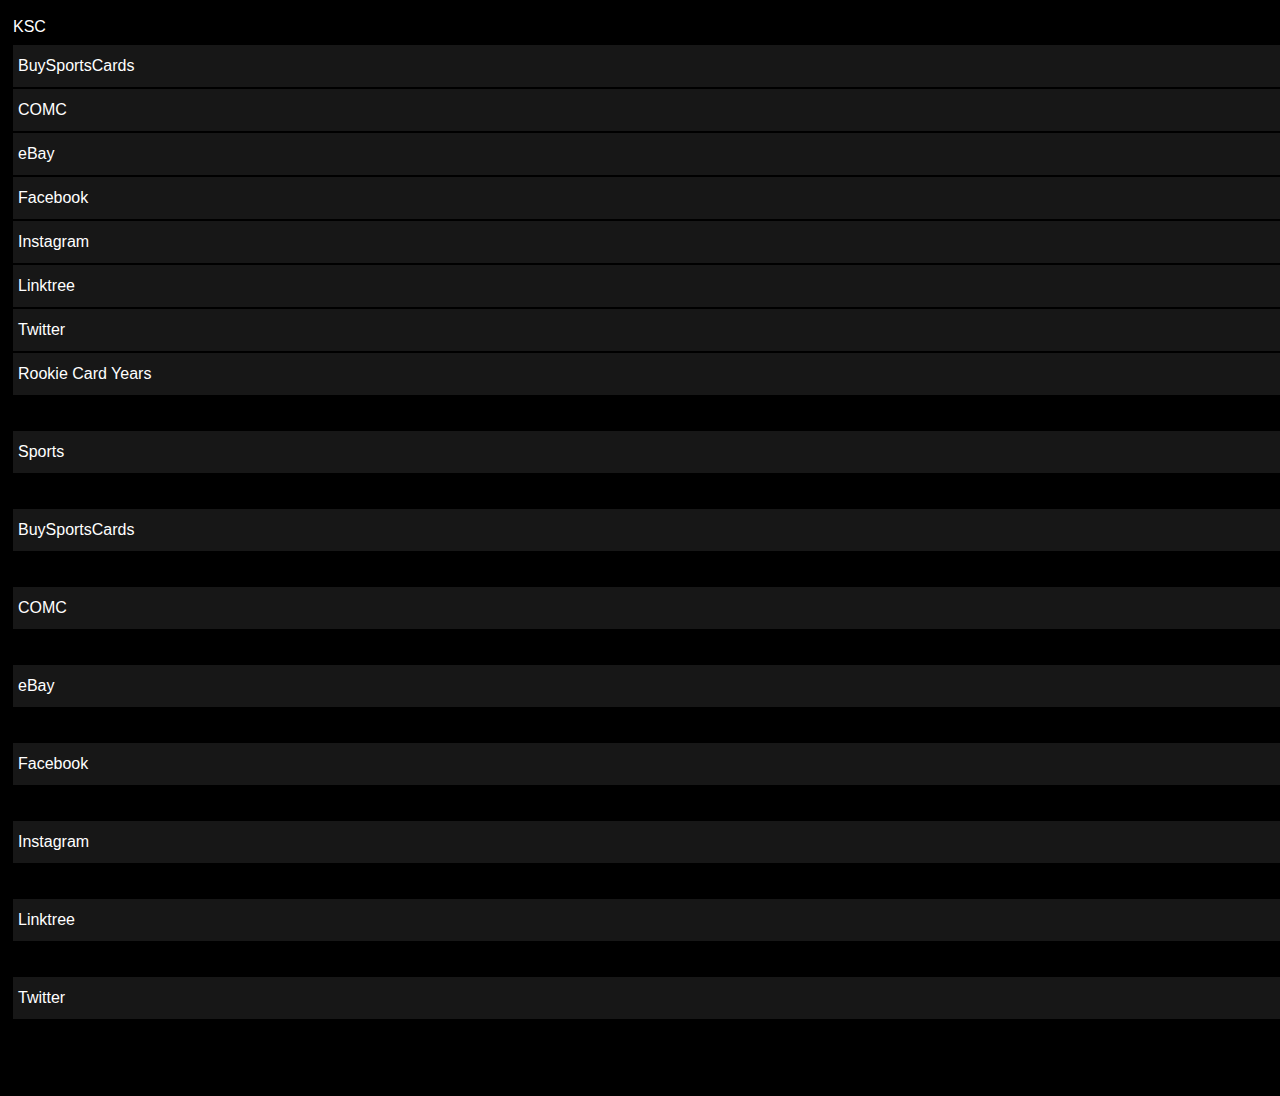
<file: index.html>
<!-- 20250313 -->
<!DOCTYPE html>
<html lang="en" >
<head>
<meta charset="UTF-8">
<title>KSC</title>
<meta name="viewport" content="width=device-width, initial-scale=1">
<link rel="stylesheet" href="/css/style.css">
<style>

</style>
</head>
  
<!-- Google tag (gtag.js) -->
<script async src="https://www.googletagmanager.com/gtag/js?id=G-LZD9DR8ZX5"></script>
<script>
  window.dataLayer = window.dataLayer || [];
  function gtag(){dataLayer.push(arguments);}
  gtag('js', new Date());
  gtag('config', 'G-LZD9DR8ZX5');
</script>

<body class="linkboxes">
<p>KSC</p>
<a href="https://www.buysportscards.com/search?inStock=true&p=0&sellerId=2c94e71b05&sellerName=Kato%20Sports%20Cards">BuySportsCards</a>
<a href="https://www.comc.com/Users/katosportscards,sh,i100">COMC</a>
<a href="https://www.ebay.com/usr/katosportscards">eBay</a>
<a href="https://www.facebook.com/profile.php/?id=100093528277002&name=xhp_nt__fb__action__open_user&paipv=0&eav=AfY0xqW-H3wo0e9MuL6kZQUzM4Ohzpbdjbsf_I59OpRdQ_ygdzSi-JwgAJXi0M9wct4&_rdr">Facebook</a>
<a href="https://www.instagram.com/katosportscards/">Instagram</a>
<a href="https://linktr.ee/kscmn">Linktree</a>
<a href="https://x.com/Katosportscards">Twitter</a>

  


<footer>
<a href="/rcy">Rookie Card Years</a> |
<a href="/s">Sports</a>
<br>
<a href="https://www.buysportscards.com/search?inStock=true&p=0&sellerId=2c94e71b05&sellerName=Kato%20Sports%20Cards">BuySportsCards</a> |
<a href="https://www.comc.com/Users/katosportscards,sh,i100">COMC</a> |
<a href="https://www.ebay.com/usr/katosportscards">eBay</a> |
<a href="https://www.facebook.com/profile.php/?id=100093528277002&name=xhp_nt__fb__action__open_user&paipv=0&eav=AfY0xqW-H3wo0e9MuL6kZQUzM4Ohzpbdjbsf_I59OpRdQ_ygdzSi-JwgAJXi0M9wct4&_rdr">Facebook</a> |
<a href="https://www.instagram.com/katosportscards/">Instagram</a> |
<a href="https://linktr.ee/kscmn">Linktree</a> |
<a href="https://x.com/Katosportscards">Twitter</a>
<br>
Kato Sports Cards | est. 2023
</footer>

</body>
</html>
</file>
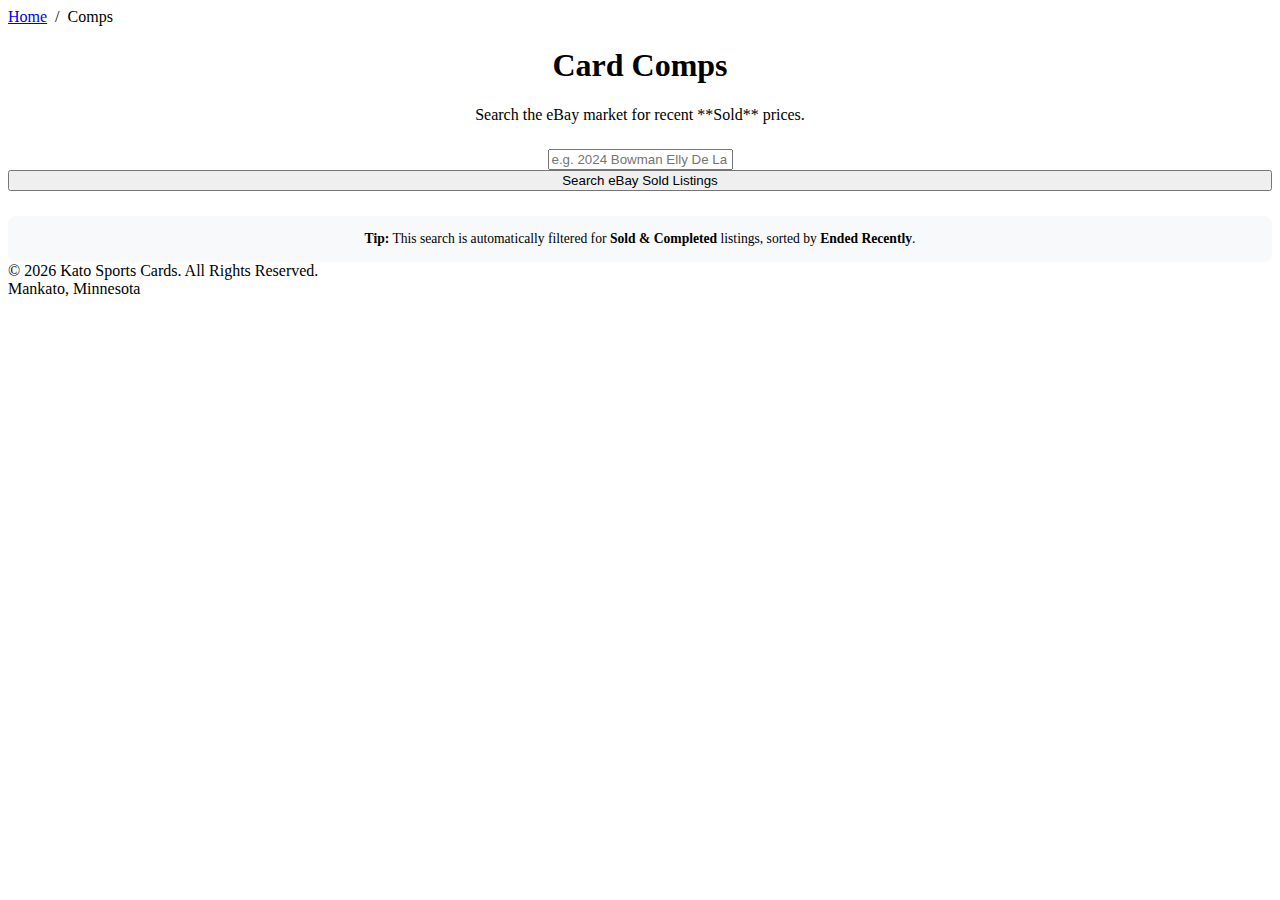
<file: comps/index.html>
<!DOCTYPE html>
<html lang="en">
<head>
    <meta charset="UTF-8">
    <meta name="viewport" content="width=device-width, initial-scale=1.0">
    
    <script async src="https://www.googletagmanager.com/gtag/js?id=G-LZD9DR8ZX5"></script>
    <script>
      window.dataLayer = window.dataLayer || [];
      function gtag(){dataLayer.push(arguments);}
      gtag('js', new Date());
      gtag('config', 'G-LZD9DR8ZX5');
    </script>

    <title>Sports Card Comps | Kato Sports Cards</title>
    
    <link rel="stylesheet" href="https://kscmn.com/style.css">
</head>
<body>

<div class="container">
    <nav class="breadcrumbs">
        <a href="https://kscmn.com">Home</a> &nbsp;/&nbsp; Comps
    </nav>

    <main class="ksc-card" style="text-align: center;">
        <h1>Card Comps</h1>
        <p style="color: var(--text-muted); margin-bottom: 25px;">
            Search the eBay market for recent **Sold** prices.
        </p>
        
        <form id="directCompsForm">
            <input type="text" id="cardSearch" class="search-input" placeholder="e.g. 2024 Bowman Elly De La Cruz PSA 10" required>
            <button type="submit" class="ksc-button" style="width: 100%;">Search eBay Sold Listings</button>
        </form>

        <div style="margin-top: 25px; padding: 15px; background: #f8f9fa; border-radius: 8px; font-size: 0.85rem; color: var(--text-muted);">
            <strong>Tip:</strong> This search is automatically filtered for <strong>Sold & Completed</strong> listings, sorted by <strong>Ended Recently</strong>.
        </div>
    </main>
</div>

<footer>
    <div class="footer-copyright">© 2026 Kato Sports Cards. All Rights Reserved.</div>
    <div class="location-text">Mankato, Minnesota</div>
</footer>

<script>
document.getElementById('directCompsForm').addEventListener('submit', function(e) {
    e.preventDefault();
    const query = document.getElementById('cardSearch').value;
    
    /**
     * eBay URL Parameters:
     * _nkw: The search query
     * LH_Sold=1: Filter for Sold items
     * LH_Complete=1: Filter for Completed items
     * _sop=13: Sort by "Ended Recently"
     */
    const ebayUrl = `https://www.ebay.com/sch/i.html?_nkw=${encodeURIComponent(query)}&LH_Sold=1&LH_Complete=1&_sop=13`;
    
    // Opens the results in a new tab
    window.open(ebayUrl, '_blank');
});
</script>

</body>
</html>
</file>
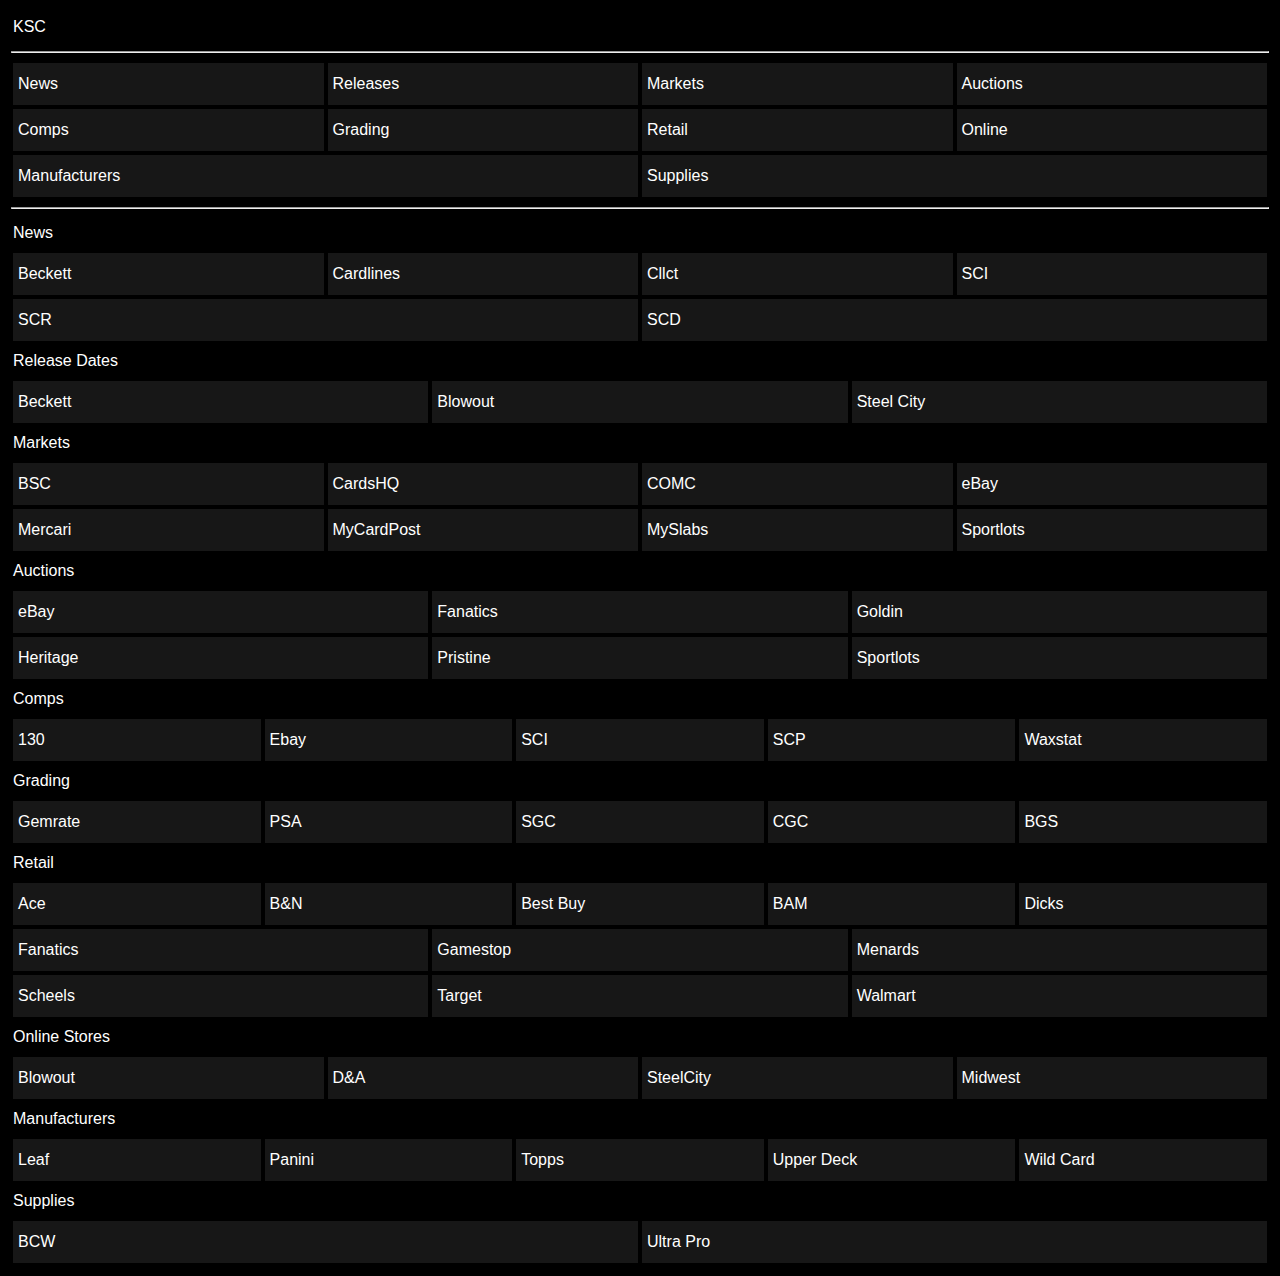
<file: links/index.html>
<!-- 20250409 -->
<!DOCTYPE html>
<html lang="en" >
<head>
<meta charset="UTF-8">
<title>KSC</title>
<meta name="viewport" content="width=device-width, initial-scale=1">
<link rel="stylesheet" href="/css/style.css">
<style>

</style>
</head>
  
<!-- Google tag (gtag.js) -->
<script async src="https://www.googletagmanager.com/gtag/js?id=G-LZD9DR8ZX5"></script>
<script>
  window.dataLayer = window.dataLayer || [];
  function gtag(){dataLayer.push(arguments);}
  gtag('js', new Date());
  gtag('config', 'G-LZD9DR8ZX5');
</script>

<body class="linkboxes">
<p>KSC</p>
<!--
<div>
<a href="https://www.buysportscards.com/search?inStock=true&p=0&sellerId=2c94e71b05&sellerName=Kato%20Sports%20Cards">BuySportsCards</a>
<a href="https://www.comc.com/Users/katosportscards,sh,i100">COMC</a>
<a href="https://www.ebay.com/usr/katosportscards">eBay</a>
<a href="https://www.facebook.com/profile.php/?id=100093528277002&name=xhp_nt__fb__action__open_user&paipv=0&eav=AfY0xqW-H3wo0e9MuL6kZQUzM4Ohzpbdjbsf_I59OpRdQ_ygdzSi-JwgAJXi0M9wct4&_rdr">Facebook</a>
<a href="https://www.instagram.com/katosportscards/">Instagram</a>
</div>
<div>
<a href="https://linktr.ee/kscmn">Linktree</a>
<a href="https://x.com/Katosportscards">Twitter</a>
</div>
-->

<hr>

<div>
<a href="#news">News</a>
<a href="#release">Releases</a>
<a href="#markets">Markets</a>
<a href="#auctions">Auctions</a>
</div>
<div>
<a href="#comps">Comps</a>
<a href="#grading">Grading</a>
<a href="#retail">Retail</a>
<a href="#online">Online</a>
</div>
<div>
<a href="#manuf">Manufacturers</a>
<a href="#supplies">Supplies</a>
</div>
<hr>

<!--news-->
<p id="news">News</p>
<div>
<a href="https://www.beckett.com/news/">Beckett</a>
<a href="https://cardlines.com/">Cardlines</a>
<a href="https://www.cllct.com/">Cllct</a>
<a href="https://www.sportscardinvestor.com/">SCI</a>
</div>
<div>
<a href="https://www.sportscardradio.com/">SCR</a>
<a href="https://www.sportscollectorsdaily.com/">SCD</a>
</div>

<!--release dates-->
<p id="release">Release Dates</p>
<div>
<a href="https://www.beckett.com/news/sports-card-release-calendar-dates/">Beckett</a>
<a href="https://www.blowoutforums.com/showthread.php?t=803">Blowout</a>
<a href="https://www.steelcitycollectibles.com/product-release-calendar">Steel City</a>
</div>

<!--markets-->
<p id="markets">Markets</p>
<div>
<a href="https://www.buysportscards.com/">BSC</a>
<a href="https://www.cardshq.com/pages/sports">CardsHQ</a>
<a href="https://www.comc.com/">COMC</a>
<a href="https://www.ebay.com/">eBay</a>
</div>
<div>
<a href="https://www.mercari.com/">Mercari</a>
<a href="https://mycardpost.com/">MyCardPost</a>
<a href="https://myslabs.com/">MySlabs</a>
<a href="https://sportlots.com/">Sportlots</a>
</div>

<!--auctions-->
<p id="auctions">Auctions</p>
<div>
<a href="https://www.ebay.com/">eBay</a>
<a href="https://www.fanaticscollect.com/">Fanatics</a>
<a href="https://goldin.co/">Goldin</a>
</div>
<div>
<a href="https://www.ha.com/">Heritage</a>
<a href="https://www.pristineauction.com/">Pristine</a>
<a href="https://sportlots.com/">Sportlots</a>
</div>

<!--comps-->
<p id="comps">Comps</p>
<div>
<a href="https://130point.com/sales/">130</a>
<a href="https://www.ebay.com/sch/i.html?_nkw=trading+card+singles&_sacat=0&_from=R40&rt=nc&LH_Sold=1&LH_Complete=1">Ebay</a>
<a href="https://www.sportscardinvestor.com/cards">SCI</a>
<a href="https://www.sportscardspro.com/trading-cards">SCP</a>
<a href="https://www.waxstat.com/">Waxstat</a>
</div>

<!-- grading -->
<p id="grading">Grading</p>
<div>
<a href="https://www.gemrate.com/">Gemrate</a>
<a href="https://www.psacard.com/">PSA</a>
<a href="https://www.gosgc.com/">SGC</a>
<a href="https://www.cgccards.com/">CGC</a>
<a href="https://www.beckett.com/grading">BGS</a>
</div>

<!--retail-->
<p id="retail">Retail</p>
<div>
<a href="https://www.acehardware.com/departments/home-and-decor/novelty-items/toys-and-games?facetValueFilter=tenant%7eproduct-type-attribute%3abaseball+cards%2ctenant%7eproduct-type-attribute%3atrading+cards+value+box%2ctenant%7eproduct-type-attribute%3atrading+cards%2ctenant%7eproduct-type-attribute%3atrading+card+game&query=toys+and+games">Ace</a>
<a href="https://www.barnesandnoble.com/s/panini/_/N-0Z8qf">B&N</a>
<a href="https://www.bestbuy.com/site/games-trading-cards/trading-cards/pcmcat1604992984556.c?id=pcmcat1604992984556">Best Buy</a>
<a href="https://www.booksamillion.com/tradingcards">BAM</a>
<a href="https://www.dickssportinggoods.com/f/shop-all-trading-cards">Dicks</a>
</div>
<div>
<a href="https://www.fanatics.com/trading-cards/d-2385614540+z-85426-1904637057?hl=76&_ref=m-TOPNAV">Fanatics</a>
<a href="https://www.gamestop.com/toys-games/trading-cards/sports-trading-cards">Gamestop</a>
<a href="https://www.menards.com/main/outdoors/outdoor-recreation/camping-rv-supplies/playing-cards/c-6506.htm">Menards</a>
</div>
<div>
<a href="https://www.scheels.com/c/sports-cards/">Scheels</a>
<a href="https://www.target.com/c/collectibles-toys-games/collectible-trading-cards/-/N-5xt6zZtkle6">Target</a>
<a href="https://www.walmart.com/cp/trading-cards/9807313">Walmart</a>
</div>

<!--online stores-->
<p id="online">Online Stores</p>
<div>
<a href="https://www.blowoutcards.com/">Blowout</a>
<a href="https://www.dacardworld.com/">D&A</a>
<a href="https://www.steelcitycollectibles.com/">SteelCity</a>
<a href="https://www.midwestcards.com/">Midwest</a>
</div>

<!--manufacturers-->  
<p id="manuf">Manufacturers</p>
<div>
<a href="https://www.leaftradingcards.com/">Leaf</a>
<a href="https://www.paniniamerica.net/">Panini</a>
<a href="https://www.topps.com/">Topps</a>
<a href="https://upperdeck.com/">Upper Deck</a>
<a href="https://www.wildcardtradingcards.com/">Wild Card</a>
</div>

<!--supplies-->
<p id="supplies">Supplies</p>
<div>
<a href="https://www.bcwsupplies.com/">BCW</a>
<a href="https://ultrapro.com/">Ultra Pro</a>
</div>

<!--
<footer>
<a href="/rcy">Rookie Card Years</a> |
<a href="/s">Sports</a>
<br>
<a href="https://www.buysportscards.com/search?inStock=true&p=0&sellerId=2c94e71b05&sellerName=Kato%20Sports%20Cards">BuySportsCards</a> |
<a href="https://www.comc.com/Users/katosportscards,sh,i100">COMC</a> |
<a href="https://www.ebay.com/usr/katosportscards">eBay</a> |
<a href="https://www.facebook.com/profile.php/?id=100093528277002&name=xhp_nt__fb__action__open_user&paipv=0&eav=AfY0xqW-H3wo0e9MuL6kZQUzM4Ohzpbdjbsf_I59OpRdQ_ygdzSi-JwgAJXi0M9wct4&_rdr">Facebook</a> |
<a href="https://www.instagram.com/katosportscards/">Instagram</a> |
<a href="https://linktr.ee/kscmn">Linktree</a> |
<a href="https://x.com/Katosportscards">Twitter</a>
<br>
Kato Sports Cards | est. 2023
</footer>
-->

</body>
</html>
</file>
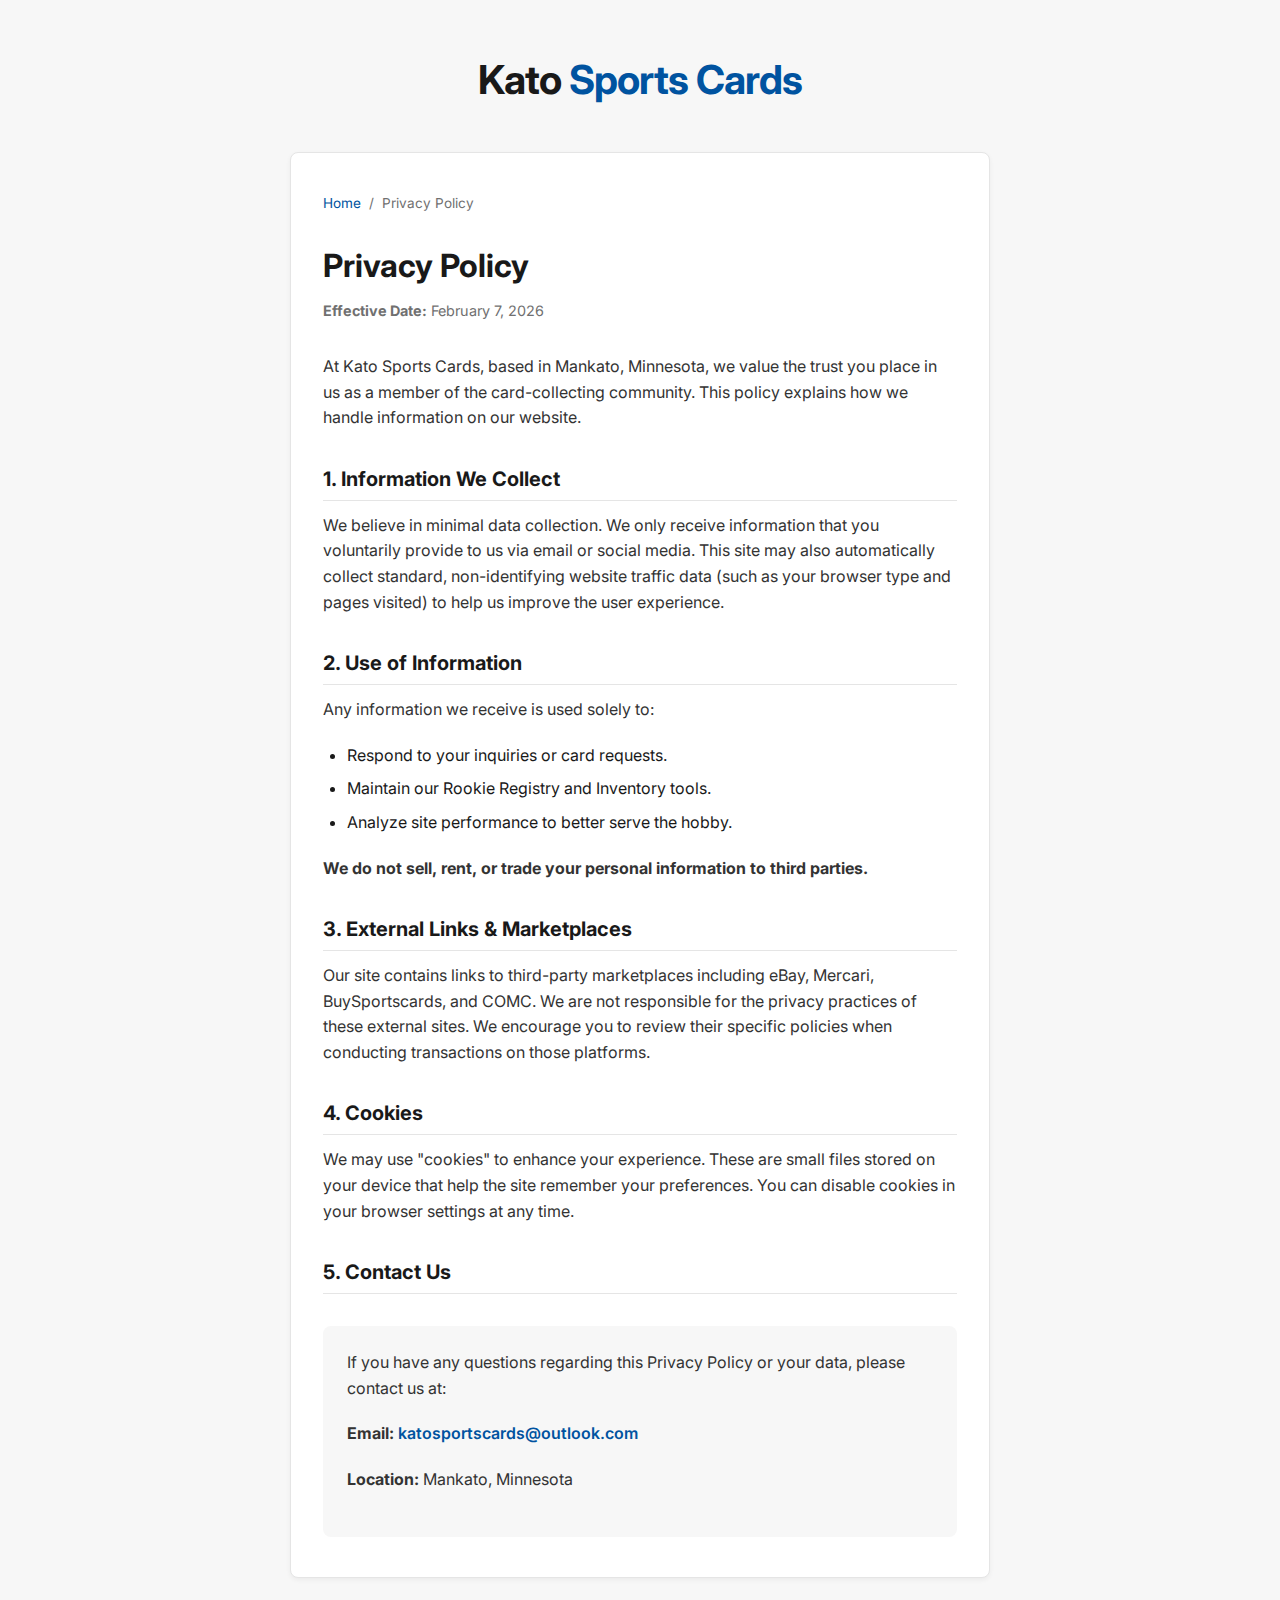
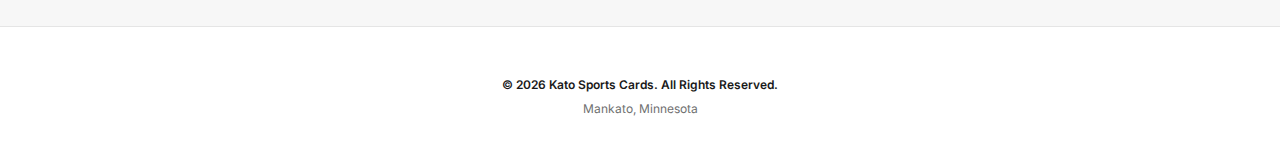
<file: privacy/index.html>
<!DOCTYPE html>
<html lang="en">
<head>
    <script async src="https://www.googletagmanager.com/gtag/js?id=G-LZD9DR8ZX5"></script>
    <script>
      window.dataLayer = window.dataLayer || [];
      function gtag(){dataLayer.push(arguments);}
      gtag('js', new Date());
      gtag('config', 'G-LZD9DR8ZX5');
    </script>

    <meta charset="UTF-8">
    <meta name="viewport" content="width=device-width, initial-scale=1.0">
    
    <title>Privacy Policy | Kato Sports Cards Mankato MN</title>
    <meta name="description" content="Privacy Policy for Kato Sports Cards. We value your privacy and are committed to protecting your personal information. Based in Mankato, Minnesota.">
    
    <link rel="preconnect" href="https://fonts.googleapis.com">
    <link rel="preconnect" href="https://fonts.gstatic.com" crossorigin>
    <link href="https://fonts.googleapis.com/css2?family=Inter:wght@400;600;700&display=swap" rel="stylesheet">

    <style>
        :root {
            --ebay-blue: #0053a0;         
            --ebay-blue-hover: #004080;
            --ebay-light-grey: #f7f7f7;   
            --ebay-border: #e5e5e5;       
            --ebay-text-main: #191919;    
            --ebay-text-sub: #707070;     
            --radius-standard: 8px;
        }

        * {
            margin: 0;
            padding: 0;
            box-sizing: border-box;
        }

        body {
            background-color: var(--ebay-light-grey);
            color: var(--ebay-text-main);
            font-family: 'Inter', -apple-system, BlinkMacSystemFont, sans-serif;
            line-height: 1.6;
            display: flex;
            flex-direction: column;
            min-height: 100vh;
            -webkit-font-smoothing: antialiased;
        }

        .hero {
            flex: 1;
            display: flex;
            flex-direction: column;
            align-items: center;
            padding: 3rem 1rem;
        }

        .logo-area {
            margin-bottom: 2.5rem;
            text-align: center;
        }

        .logo-area h1 {
            font-size: 2.5rem;
            font-weight: 700;
            letter-spacing: -1px;
            color: var(--ebay-text-main);
        }

        .logo-area h1 span {
            color: var(--ebay-blue);
        }

        /* --- Main Content Card --- */
        .feature-box {
            background-color: #ffffff;
            padding: 2.5rem 2rem;
            border-radius: var(--radius-standard);
            width: 100%;
            max-width: 700px; /* Slightly wider for readability of long text */
            border: 1px solid var(--ebay-border);
            box-shadow: 0 2px 5px rgba(0,0,0,0.05);
        }

        /* Breadcrumbs Styling */
        .breadcrumbs {
            font-size: 0.85rem;
            margin-bottom: 25px;
            color: var(--ebay-text-sub);
            text-align: left;
        }

        .breadcrumbs a {
            color: var(--ebay-blue);
            text-decoration: none;
        }

        .breadcrumbs a:hover {
            text-decoration: underline;
        }

        /* Policy Text Styling */
        .policy-box {
            text-align: left;
        }

        h2 {
            font-size: 2rem;
            margin-bottom: 0.5rem;
            color: var(--ebay-text-main);
        }

        h3 {
            font-size: 1.25rem;
            margin: 2rem 0 0.75rem 0;
            color: var(--ebay-text-main);
            border-bottom: 1px solid var(--ebay-border);
            padding-bottom: 5px;
        }

        .effective-date {
            color: var(--ebay-text-sub);
            font-size: 0.9rem;
            margin-bottom: 2rem;
        }

        p {
            margin-bottom: 1.25rem;
            color: #333;
        }

        ul {
            margin-bottom: 1.25rem;
            padding-left: 1.5rem;
        }

        li {
            margin-bottom: 0.5rem;
        }

        .contact-info {
            background-color: var(--ebay-light-grey);
            padding: 1.5rem;
            border-radius: var(--radius-standard);
            margin-top: 2rem;
        }

        .contact-info a {
            color: var(--ebay-blue);
            text-decoration: none;
            font-weight: 600;
        }

        /* Footer */
        footer {
            padding: 3rem 1rem;
            text-align: center;
            font-size: 0.75rem;
            color: var(--ebay-text-sub);
            border-top: 1px solid var(--ebay-border);
            background-color: #ffffff;
            margin-top: auto;
        }

        .footer-copyright {
            color: var(--ebay-text-main);
            font-weight: 600;
        }
    </style>
</head>
<body>

<main class="hero">
    <header class="logo-area">
        <a href="https://kscmn.com" style="text-decoration: none;">
            <h1>Kato<span> Sports Cards</span></h1>
        </a>
    </header>

    <div class="feature-box">
        <nav class="breadcrumbs">
            <a href="https://kscmn.com">Home</a> &nbsp;/&nbsp; Privacy Policy
        </nav>

        <section class="policy-box">
            <h2>Privacy Policy</h2>
            <p class="effective-date"><strong>Effective Date:</strong> February 7, 2026</p>

            <p>At Kato Sports Cards, based in Mankato, Minnesota, we value the trust you place in us as a member of the card-collecting community. This policy explains how we handle information on our website.</p>

            <h3>1. Information We Collect</h3>
            <p>We believe in minimal data collection. We only receive information that you voluntarily provide to us via email or social media. This site may also automatically collect standard, non-identifying website traffic data (such as your browser type and pages visited) to help us improve the user experience.</p>

            <h3>2. Use of Information</h3>
            <p>Any information we receive is used solely to:</p>
            <ul>
                <li>Respond to your inquiries or card requests.</li>
                <li>Maintain our Rookie Registry and Inventory tools.</li>
                <li>Analyze site performance to better serve the hobby.</li>
            </ul>
            <p><strong>We do not sell, rent, or trade your personal information to third parties.</strong></p>

            <h3>3. External Links & Marketplaces</h3>
            <p>Our site contains links to third-party marketplaces including eBay, Mercari, BuySportscards, and COMC. We are not responsible for the privacy practices of these external sites. We encourage you to review their specific policies when conducting transactions on those platforms.</p>

            <h3>4. Cookies</h3>
            <p>We may use "cookies" to enhance your experience. These are small files stored on your device that help the site remember your preferences. You can disable cookies in your browser settings at any time.</p>

            <h3>5. Contact Us</h3>
            <div class="contact-info">
                <p>If you have any questions regarding this Privacy Policy or your data, please contact us at:</p>
                <p><strong>Email:</strong> <a href="mailto:katosportscards@outlook.com">katosportscards@outlook.com</a></p>
                <p><strong>Location:</strong> Mankato, Minnesota</p>
            </div>
        </section>
    </div>
</main>

<footer>
    <div class="footer-copyright">&copy; 2026 Kato Sports Cards. All Rights Reserved.</div>
    <div style="margin-top: 5px;">Mankato, Minnesota</div>
</footer>

</body>
</html>
</file>
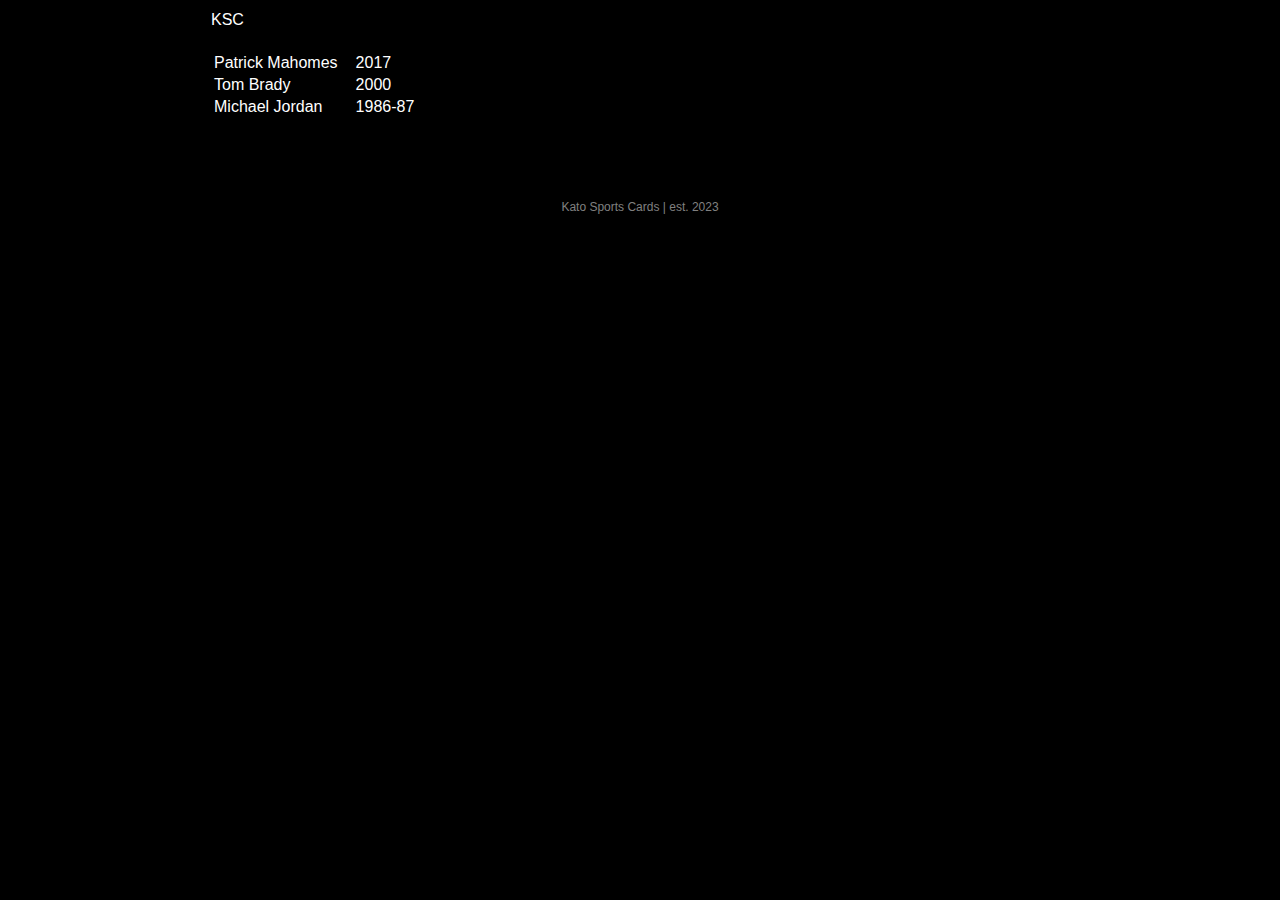
<file: rcy/index.html>
<!-- 04 07262024 -->
<!DOCTYPE html>
<html lang="en" >
<head>
<meta charset="UTF-8">
<title>Kato Sports Cards</title>
<meta name="viewport" content="width=device-width, initial-scale=1">
<style>
a{border-bottom:.5px solid gray;color:white;display:block;padding:15px 11px;text-decoration:none;}
body{background:black;color:white;font-family:sans-serif;}
footer{color:gray;font-size:12px;margin:70px 0;text-align:center;}
p{color:white;margin:0;padding:11px;}
table{padding:11px;}
table td{padding-right:15px;}
@media (min-width: 1250px) {
body{margin:0 200px;}
}

</style>
</head>
<body>
<p>KSC</p>
<table>
<tr>
<td>Patrick Mahomes</td><td>2017</td>
</tr>
<tr>
<td>Tom Brady</td><td>2000</td>
</tr>
<tr>
<td>Michael Jordan</td><td>1986-87</td>
</tr>
</table>
  
<footer>
Kato Sports Cards | est. 2023
</footer>

</body>
</html>
</file>
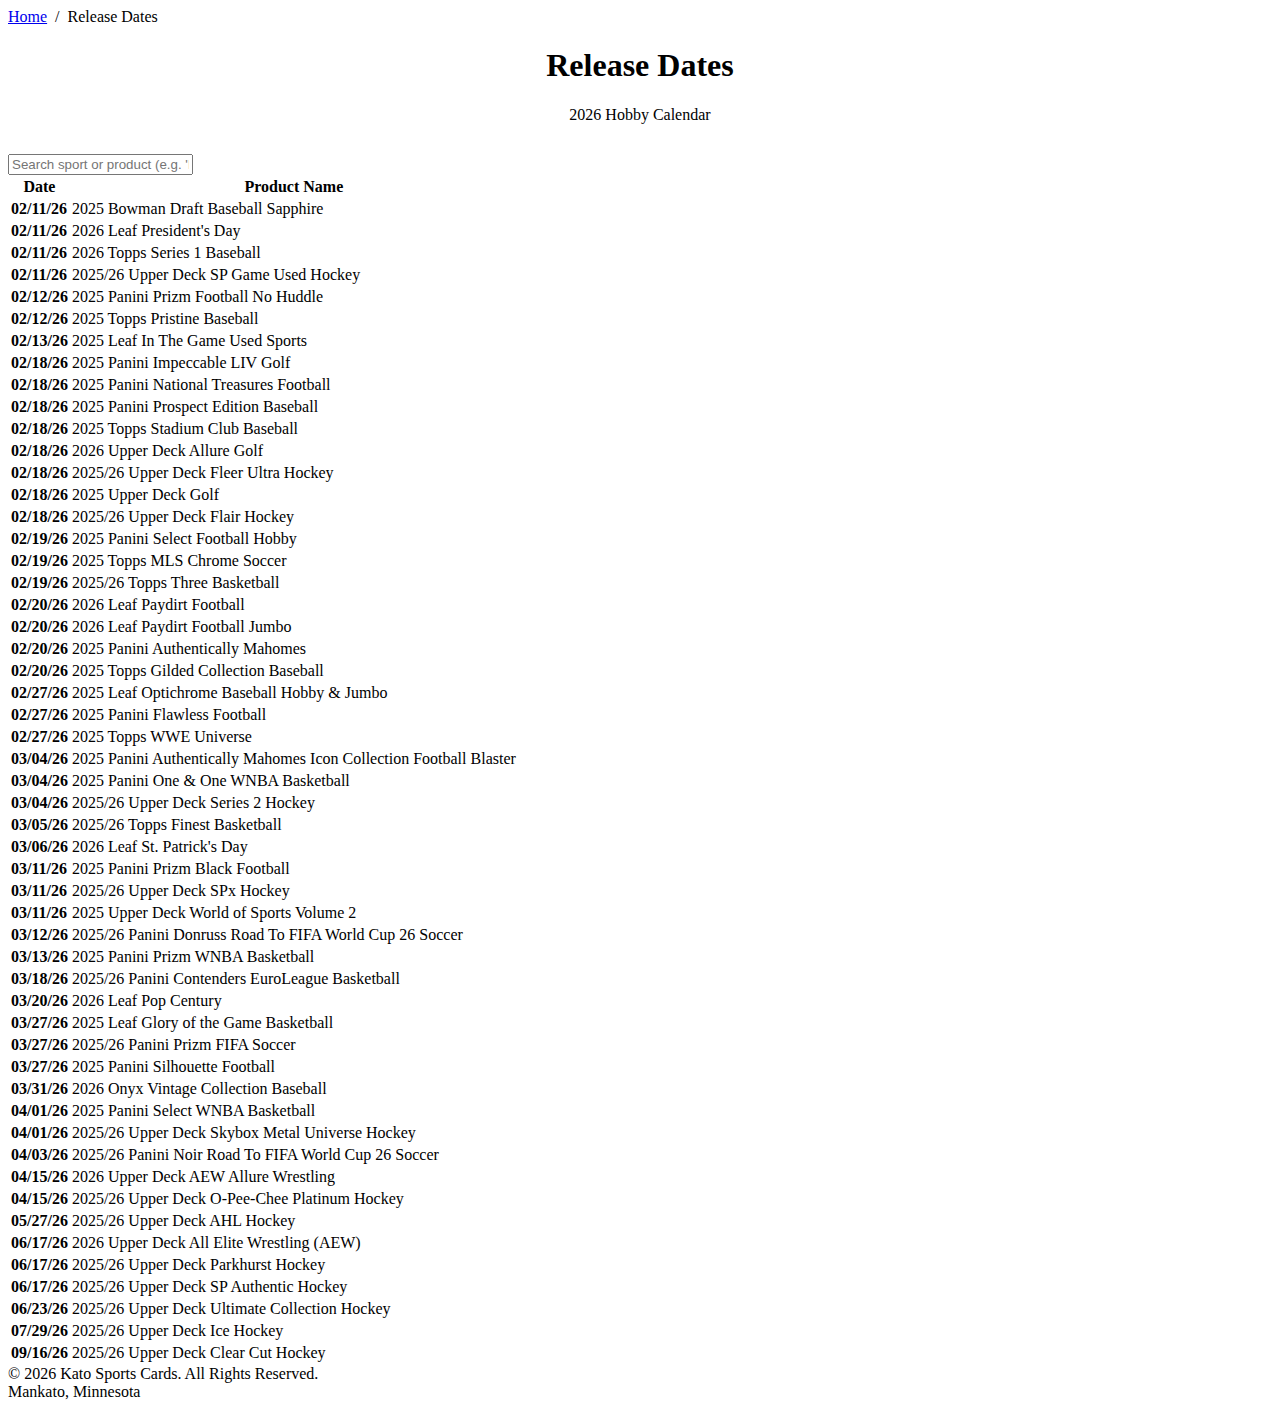
<file: releases/index.html>
<!DOCTYPE html>
<html lang="en">
<head>
    <script async src="https://www.googletagmanager.com/gtag/js?id=G-LZD9DR8ZX5"></script>
    <script>
      window.dataLayer = window.dataLayer || [];
      function gtag(){dataLayer.push(arguments);}
      gtag('js', new Date());
      gtag('config', 'G-LZD9DR8ZX5');
    </script>

    <meta charset="UTF-8">
    <meta name="viewport" content="width=device-width, initial-scale=1.0">
    
    <title>Sports Card Release Dates 2026 | Kato Sports Cards Mankato MN</title>
    <meta name="description" content="Stay ahead of the hobby with the 2026 Sports Card Release Calendar. Track upcoming drops from Topps, Panini, and Upper Deck. Based in Mankato, Minnesota.">
    <meta name="keywords" content="Sports Card Release Dates 2026, Upcoming Topps Baseball, Panini Football Releases, Upper Deck Hockey Calendar, Kato Sports Cards Mankato">
    
    <link rel="stylesheet" href="https://kscmn.com/style.css">
</head>
<body>

<div class="container">
    <nav class="breadcrumbs">
        <a href="https://kscmn.com">Home</a> &nbsp;/&nbsp; Release Dates
    </nav>

    <main class="ksc-card">
        <header style="text-align: center; margin-bottom: 30px;">
            <h1>Release<span> Dates</span></h1>
            <p class="tagline">2026 Hobby Calendar</p>
        </header>

        <input type="text" id="releaseSearch" class="search-input" onkeyup="filterReleases()" placeholder="Search sport or product (e.g. 'Prizm')...">

        <div class="table-container">
            <table id="releaseTable">
                <thead>
                    <tr>
                        <th>Date</th>
                        <th>Product Name</th>
                    </tr>
                </thead>
                <tbody id="releaseBody">
                    </tbody>
            </table>
        </div>
    </main>
</div>

<footer>
    <div class="footer-copyright">&copy; 2026 Kato Sports Cards. All Rights Reserved.</div>
    <div class="location-text">Mankato, Minnesota</div>
</footer>

<script>
    const releases = [
        { date: "02/11/26", name: "2025 Bowman Draft Baseball Sapphire" },
        { date: "02/11/26", name: "2026 Leaf President's Day" },
        { date: "02/11/26", name: "2026 Topps Series 1 Baseball" },
        { date: "02/11/26", name: "2025/26 Upper Deck SP Game Used Hockey" },
        { date: "02/12/26", name: "2025 Panini Prizm Football No Huddle" },
        { date: "02/12/26", name: "2025 Topps Pristine Baseball" },
        { date: "02/13/26", name: "2025 Leaf In The Game Used Sports" },
        { date: "02/18/26", name: "2025 Panini Impeccable LIV Golf" },
        { date: "02/18/26", name: "2025 Panini National Treasures Football" },
        { date: "02/18/26", name: "2025 Panini Prospect Edition Baseball" },
        { date: "02/18/26", name: "2025 Topps Stadium Club Baseball" },
        { date: "02/18/26", name: "2026 Upper Deck Allure Golf" },
        { date: "02/18/26", name: "2025/26 Upper Deck Fleer Ultra Hockey" },
        { date: "02/18/26", name: "2025 Upper Deck Golf" },
        { date: "02/18/26", name: "2025/26 Upper Deck Flair Hockey" },
        { date: "02/19/26", name: "2025 Panini Select Football Hobby" },
        { date: "02/19/26", name: "2025 Topps MLS Chrome Soccer" },
        { date: "02/19/26", name: "2025/26 Topps Three Basketball" },
        { date: "02/20/26", name: "2026 Leaf Paydirt Football" },
        { date: "02/20/26", name: "2026 Leaf Paydirt Football Jumbo" },
        { date: "02/20/26", name: "2025 Panini Authentically Mahomes" },
        { date: "02/20/26", name: "2025 Topps Gilded Collection Baseball" },
        { date: "02/27/26", name: "2025 Leaf Optichrome Baseball Hobby & Jumbo" },
        { date: "02/27/26", name: "2025 Panini Flawless Football" },
        { date: "02/27/26", name: "2025 Topps WWE Universe" },
        { date: "03/04/26", name: "2025 Panini Authentically Mahomes Icon Collection Football Blaster" },
        { date: "03/04/26", name: "2025 Panini One & One WNBA Basketball" },
        { date: "03/04/26", name: "2025/26 Upper Deck Series 2 Hockey" },
        { date: "03/05/26", name: "2025/26 Topps Finest Basketball" },
        { date: "03/06/26", name: "2026 Leaf St. Patrick's Day" },
        { date: "03/11/26", name: "2025 Panini Prizm Black Football" },
        { date: "03/11/26", name: "2025/26 Upper Deck SPx Hockey" },
        { date: "03/11/26", name: "2025 Upper Deck World of Sports Volume 2" },
        { date: "03/12/26", name: "2025/26 Panini Donruss Road To FIFA World Cup 26 Soccer" },
        { date: "03/13/26", name: "2025 Panini Prizm WNBA Basketball" },
        { date: "03/18/26", name: "2025/26 Panini Contenders EuroLeague Basketball" },
        { date: "03/20/26", name: "2026 Leaf Pop Century" },
        { date: "03/27/26", name: "2025 Leaf Glory of the Game Basketball" },
        { date: "03/27/26", name: "2025/26 Panini Prizm FIFA Soccer" },
        { date: "03/27/26", name: "2025 Panini Silhouette Football" },
        { date: "03/31/26", name: "2026 Onyx Vintage Collection Baseball" },
        { date: "04/01/26", name: "2025 Panini Select WNBA Basketball" },
        { date: "04/01/26", name: "2025/26 Upper Deck Skybox Metal Universe Hockey" },
        { date: "04/03/26", name: "2025/26 Panini Noir Road To FIFA World Cup 26 Soccer" },
        { date: "04/15/26", name: "2026 Upper Deck AEW Allure Wrestling" },
        { date: "04/15/26", name: "2025/26 Upper Deck O-Pee-Chee Platinum Hockey" },
        { date: "05/27/26", name: "2025/26 Upper Deck AHL Hockey" },
        { date: "06/17/26", name: "2026 Upper Deck All Elite Wrestling (AEW)" },
        { date: "06/17/26", name: "2025/26 Upper Deck Parkhurst Hockey" },
        { date: "06/17/26", name: "2025/26 Upper Deck SP Authentic Hockey" },
        { date: "06/23/26", name: "2025/26 Upper Deck Ultimate Collection Hockey" },
        { date: "07/29/26", name: "2025/26 Upper Deck Ice Hockey" },
        { date: "09/16/26", name: "2025/26 Upper Deck Clear Cut Hockey" }
    ];

    function renderReleases(data) {
        const body = document.getElementById('releaseBody');
        body.innerHTML = '';
        data.forEach(item => {
            const row = `<tr>
                <td style="font-weight: 600; color: var(--primary);">${item.date}</td>
                <td>${item.name}</td>
            </tr>`;
            body.innerHTML += row;
        });
    }

    function filterReleases() {
        const query = document.getElementById('releaseSearch').value.toLowerCase();
        const filtered = releases.filter(r => r.name.toLowerCase().includes(query) || r.date.includes(query));
        renderReleases(filtered);
    }

    // Initial Load
    renderReleases(releases);
</script>

</body>
</html>
</file>
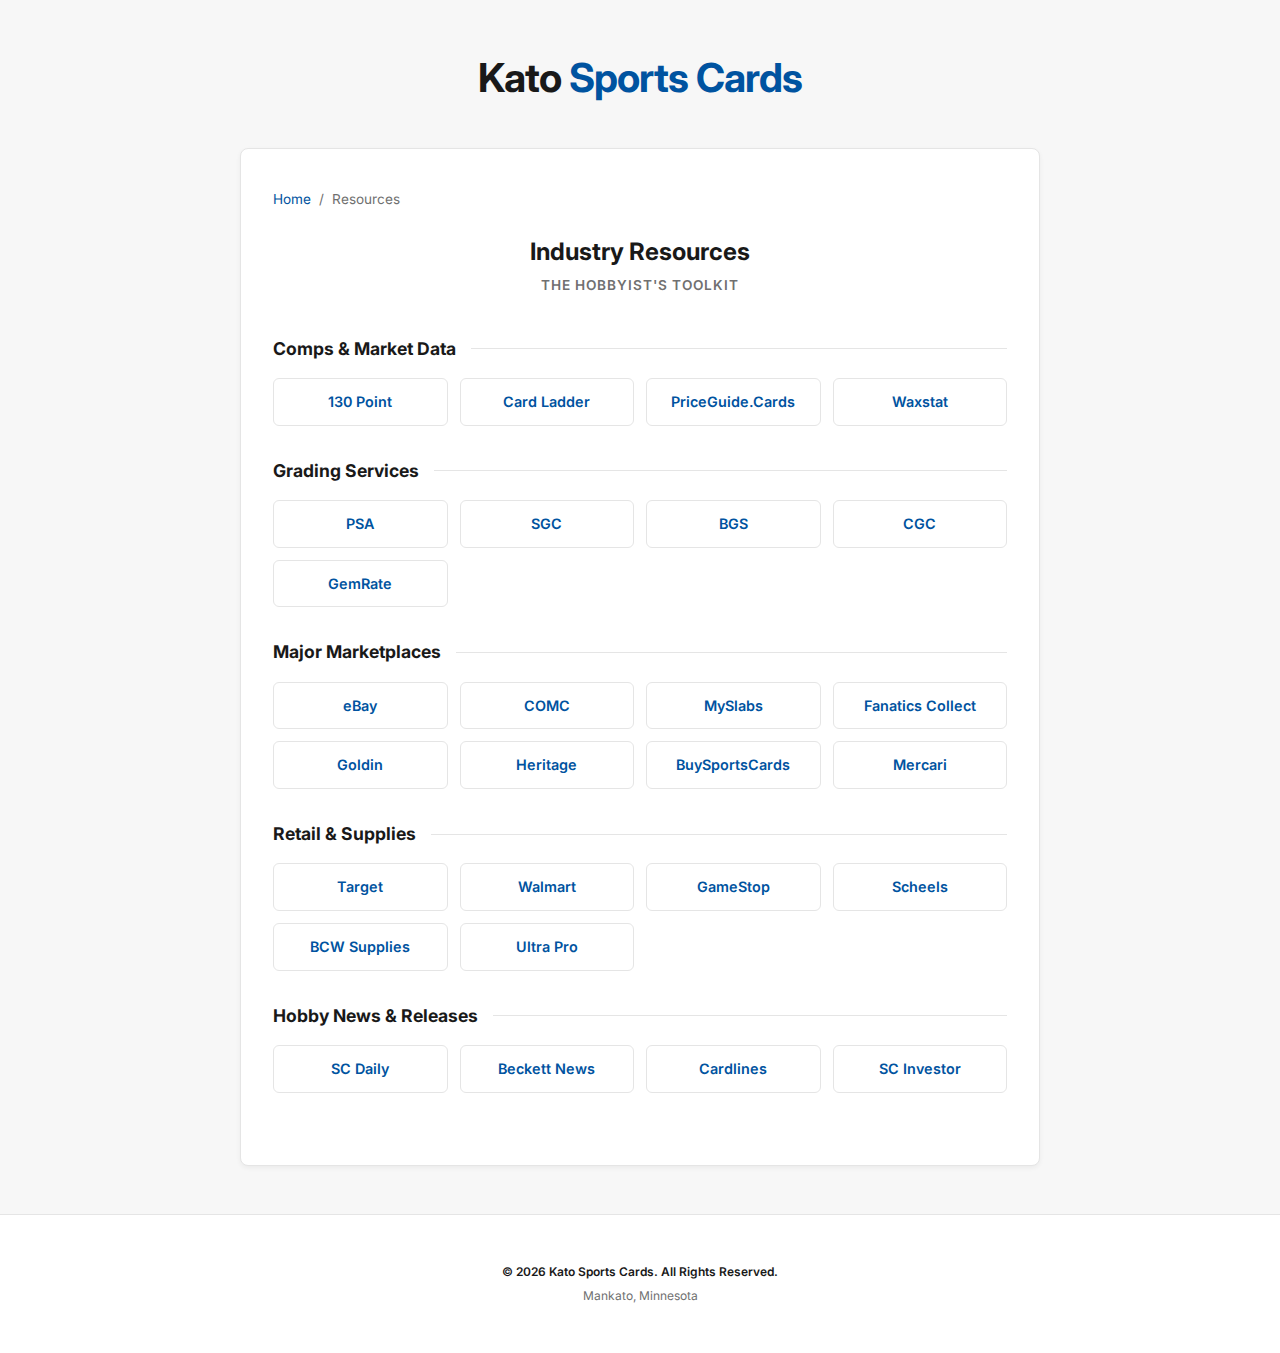
<file: resources/index.html>
<!DOCTYPE html>
<html lang="en">
<head>
    <script async src="https://www.googletagmanager.com/gtag/js?id=G-LZD9DR8ZX5"></script>
    <script>
      window.dataLayer = window.dataLayer || [];
      function gtag(){dataLayer.push(arguments);}
      gtag('js', new Date());
      gtag('config', 'G-LZD9DR8ZX5');
    </script>

    <meta charset="UTF-8">
    <meta name="viewport" content="width=device-width, initial-scale=1.0">
    <title>Collector Resources | Kato Sports Cards</title>
    
    <link rel="preconnect" href="https://fonts.googleapis.com">
    <link rel="preconnect" href="https://fonts.gstatic.com" crossorigin>
    <link href="https://fonts.googleapis.com/css2?family=Inter:wght@400;600;700&display=swap" rel="stylesheet">

    <style>
        :root {
            --ebay-blue: #0053a0;         
            --ebay-blue-hover: #004080;
            --ebay-light-grey: #f7f7f7;   
            --ebay-border: #e5e5e5;       
            --ebay-text-main: #191919;    
            --ebay-text-sub: #707070;     
            --radius-standard: 8px;
        }

        * {
            margin: 0;
            padding: 0;
            box-sizing: border-box;
        }

        body {
            background-color: var(--ebay-light-grey);
            color: var(--ebay-text-main);
            font-family: 'Inter', -apple-system, BlinkMacSystemFont, sans-serif;
            line-height: 1.5;
            display: flex;
            flex-direction: column;
            min-height: 100vh;
            -webkit-font-smoothing: antialiased;
        }

        .hero {
            flex: 1;
            display: flex;
            flex-direction: column;
            align-items: center;
            padding: 3rem 1rem;
        }

        .logo-area {
            margin-bottom: 2.5rem;
            text-align: center;
        }

        .logo-area h1 {
            font-size: 2.5rem;
            font-weight: 700;
            letter-spacing: -1px;
            color: var(--ebay-text-main);
        }

        .logo-area h1 span {
            color: var(--ebay-blue);
        }

        /* --- Main Content Card --- */
        .feature-box {
            background-color: #ffffff;
            padding: 2.5rem 2rem;
            border-radius: var(--radius-standard);
            width: 100%;
            max-width: 800px;
            border: 1px solid var(--ebay-border);
            box-shadow: 0 2px 5px rgba(0,0,0,0.05);
        }

        .breadcrumbs {
            font-size: 0.85rem;
            margin-bottom: 25px;
            color: var(--ebay-text-sub);
        }

        .breadcrumbs a {
            color: var(--ebay-blue);
            text-decoration: none;
        }

        .card-header {
            text-align: center;
            margin-bottom: 40px;
        }

        .tagline {
            color: var(--ebay-text-sub);
            font-weight: 600;
            text-transform: uppercase;
            font-size: 0.85rem;
            letter-spacing: 1px;
            margin-top: 5px;
        }

        /* --- Link Section Styles --- */
        .link-group-title {
            font-size: 1.1rem;
            font-weight: 700;
            margin: 1.5rem 0 1rem 0;
            color: var(--ebay-text-main);
            display: flex;
            align-items: center;
        }

        .link-group-title::after {
            content: "";
            flex: 1;
            height: 1px;
            background: var(--ebay-border);
            margin-left: 15px;
        }

        .site-links {
            display: grid;
            grid-template-columns: repeat(auto-fill, minmax(160px, 1fr));
            gap: 12px;
            margin-bottom: 2rem;
        }

        .secondary-link {
            background: #fff;
            border: 1px solid var(--ebay-border);
            color: var(--ebay-blue);
            text-decoration: none;
            font-size: 0.9rem;
            font-weight: 600;
            padding: 12px;
            border-radius: 6px;
            text-align: center;
            transition: all 0.2s ease;
        }

        .secondary-link:hover {
            background-color: var(--ebay-blue);
            color: #ffffff !important;
            border-color: var(--ebay-blue);
            transform: translateY(-2px);
            box-shadow: 0 4px 8px rgba(0,0,0,0.1);
        }

        /* --- Footer --- */
        footer {
            padding: 3rem 1rem;
            text-align: center;
            font-size: 0.75rem;
            color: var(--ebay-text-sub);
            border-top: 1px solid var(--ebay-border);
            background-color: #ffffff;
            margin-top: auto;
        }

        .footer-copyright {
            color: var(--ebay-text-main);
            font-weight: 600;
            margin-bottom: 0.4rem;
        }
    </style>
</head>
<body>

<main class="hero">
    <header class="logo-area">
        <a href="https://kscmn.com" style="text-decoration: none;">
            <h1>Kato<span> Sports Cards</span></h1>
        </a>
    </header>

    <div class="feature-box">
        <nav class="breadcrumbs">
            <a href="https://kscmn.com">Home</a> &nbsp;/&nbsp; Resources
        </nav>

        <header class="card-header">
            <h2>Industry Resources</h2>
            <p class="tagline">The Hobbyist's Toolkit</p>
        </header>

        <h2 class="link-group-title">Comps & Market Data</h2>
        <nav class="site-links">
            <a href="https://130point.com/sales/" class="secondary-link">130 Point</a>
            <a href="https://cardladder.com/" class="secondary-link">Card Ladder</a>
            <a href="https://www.sportscardspro.com/trading-cards" class="secondary-link">PriceGuide.Cards</a>
            <a href="https://www.waxstat.com/" class="secondary-link">Waxstat</a>
        </nav>

        <h2 class="link-group-title">Grading Services</h2>
        <nav class="site-links">
            <a href="https://www.psacard.com/" class="secondary-link">PSA</a>
            <a href="https://www.gosgc.com/" class="secondary-link">SGC</a>
            <a href="https://www.beckett.com/grading" class="secondary-link">BGS</a>
            <a href="https://www.cgccards.com/" class="secondary-link">CGC</a>
            <a href="https://www.gemrate.com/" class="secondary-link">GemRate</a>
        </nav>

        <h2 class="link-group-title">Major Marketplaces</h2>
        <nav class="site-links">
            <a href="https://www.ebay.com/" class="secondary-link">eBay</a>
            <a href="https://www.comc.com/" class="secondary-link">COMC</a>
            <a href="https://myslabs.com/" class="secondary-link">MySlabs</a>
            <a href="https://www.fanaticscollect.com/" class="secondary-link">Fanatics Collect</a>
            <a href="https://goldin.co/" class="secondary-link">Goldin</a>
            <a href="https://www.ha.com/" class="secondary-link">Heritage</a>
            <a href="https://www.buysportscards.com/" class="secondary-link">BuySportsCards</a>
            <a href="https://www.mercari.com/" class="secondary-link">Mercari</a>
        </nav>

        <h2 class="link-group-title">Retail & Supplies</h2>
        <nav class="site-links">
            <a href="https://www.target.com/c/collectibles-toys-games/collectible-trading-cards/-/N-5xt6zZtkle6" class="secondary-link">Target</a>
            <a href="https://www.walmart.com/cp/trading-cards/9807313" class="secondary-link">Walmart</a>
            <a href="https://www.gamestop.com/toys-games/trading-cards/sports-trading-cards" class="secondary-link">GameStop</a>
            <a href="https://www.scheels.com/c/sports-cards/" class="secondary-link">Scheels</a>
            <a href="https://www.bcwsupplies.com/" class="secondary-link">BCW Supplies</a>
            <a href="https://ultrapro.com/" class="secondary-link">Ultra Pro</a>
        </nav>

        <h2 class="link-group-title">Hobby News & Releases</h2>
        <nav class="site-links">
            <a href="https://www.sportscollectorsdaily.com/" class="secondary-link">SC Daily</a>
            <a href="https://www.beckett.com/news/" class="secondary-link">Beckett News</a>
            <a href="https://cardlines.com/" class="secondary-link">Cardlines</a>
            <a href="https://www.sportscardinvestor.com/" class="secondary-link">SC Investor</a>
        </nav>
    </div>
</main>

<footer>
    <div class="footer-copyright">© 2026 Kato Sports Cards. All Rights Reserved.</div>
    <div class="location-text">Mankato, Minnesota</div>
</footer>

</body>
</html>
</file>
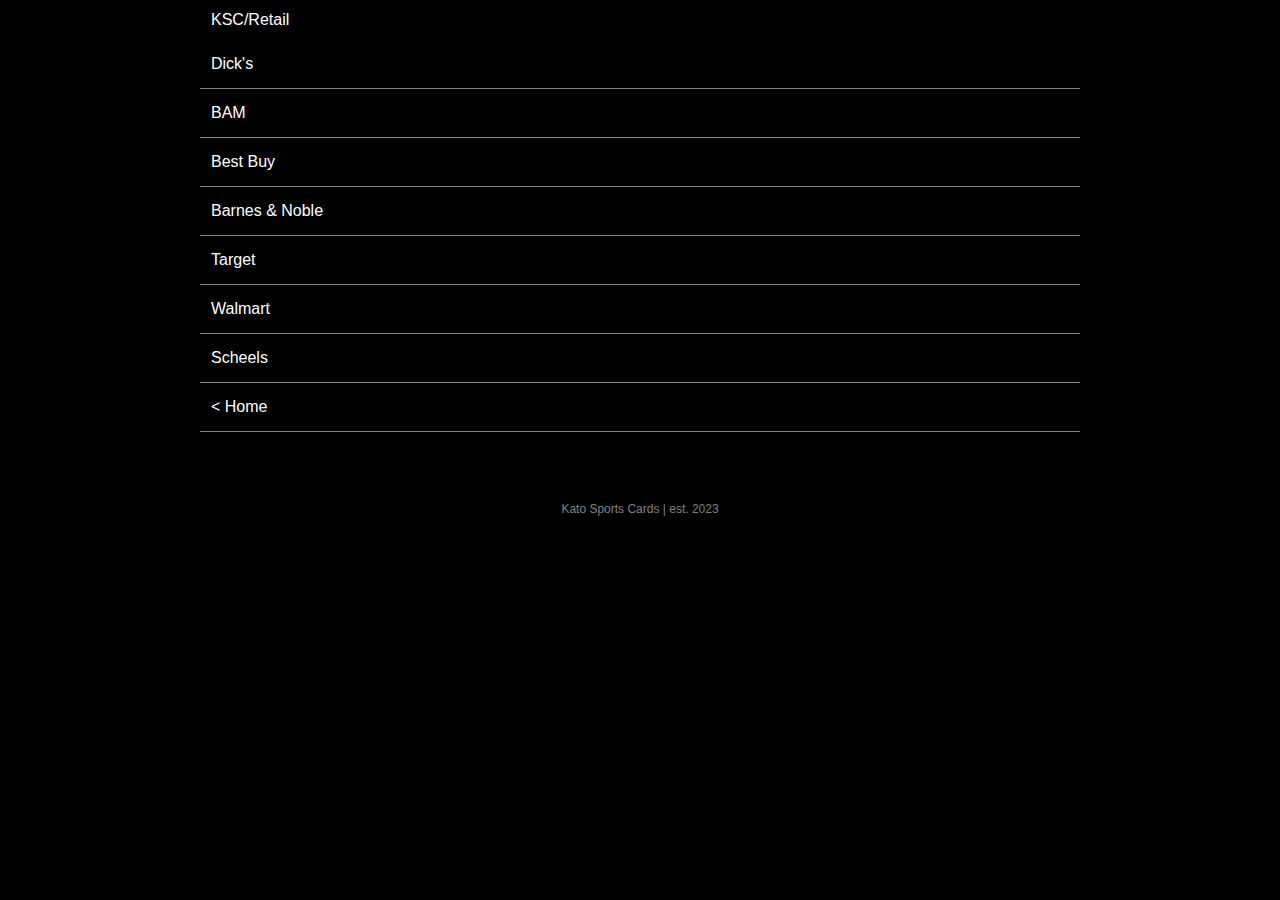
<file: retail/index.html>
<!DOCTYPE html>
<html lang="en" >
<head>
<meta charset="UTF-8">
<title>Kato Sports Cards - Retail</title>
<meta name="viewport" content="width=device-width, initial-scale=1">
<style>
a{border-bottom:.5px solid gray;color:white;display:block;padding:15px 11px;text-decoration:none;}
body{background:black;color:white;font-family:sans-serif;}
footer{color:gray;font-size:12px;margin:70px 0;text-align:center;}
p{color:white;margin:0;padding:11px;}

@media (min-width: 1250px) {
body{margin:0 200px;}
}
</style>
</head>
<body>
<p>KSC/Retail</p>
<a href="https://www.dickssportinggoods.com/f/fan-shop-accessories?pageNumber=0&filterFacets=5382%3ATrading%20Cards">Dick's</a>
<a href="https://www.booksamillion.com/tradingcards">BAM</a>
<a href="https://www.bestbuy.com/site/searchpage.jsp?id=pcat17071&st=trading+cards">Best Buy</a>
<a href="https://www.barnesandnoble.com/b/toys-games/strategy-games/collectible-card-games/_/N-8qfZ2vrk">Barnes & Noble</a>
<a href="https://www.target.com/c/collectible-trading-cards-hobby-collectibles-toys/-/N-27p31">Target</a>
<a href="https://www.walmart.com/cp/trading-cards/9807313">Walmart</a>
<a href="https://www.scheels.com/c/trading-cards">Scheels</a>
<a href="/">< Home</a>
<footer>
Kato Sports Cards | est. 2023
</footer>

</body>
</html>
</file>
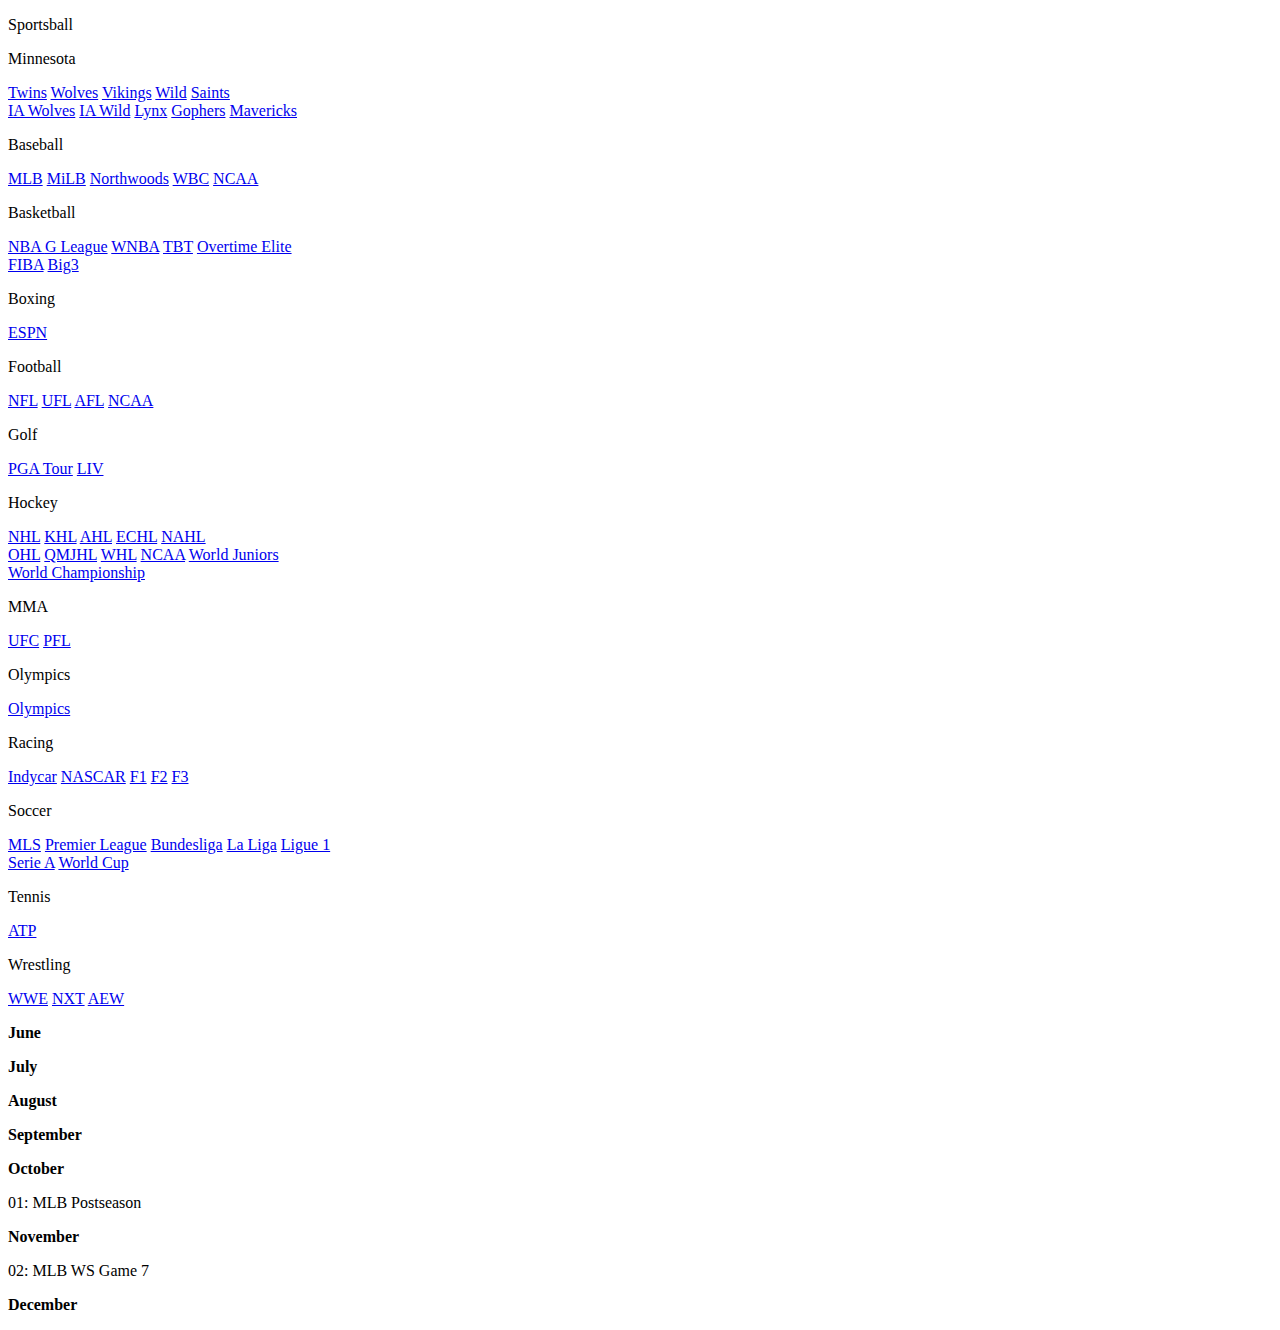
<file: s/index.html>
<!--02 10292024 -->
<!DOCTYPE html>
<html lang="en" >
<head>
<meta charset="UTF-8">
<title> KSC | Sports Page</title>
<meta name="viewport" content="width=device-width, initial-scale=1">
<style>
</style>
</head>
<body>
<!--
<p></p>
<a href=""></a>
-->
<p>Sportsball</p>

<p>Minnesota</p>
<div>
<a href="https://www.mlb.com/twins">Twins</a>
<a href="https://www.nba.com/timberwolves/">Wolves</a>
<a href="https://www.vikings.com/">Vikings</a>
<a href="https://www.nhl.com/wild/">Wild</a>
<a href="https://www.milb.com/st-paul">Saints</a>
</div>
<div>
<a href="https://iowa.gleague.nba.com/">IA Wolves</a>
<a href="https://www.iowawild.com/">IA Wild</a>
<a href="https://lynx.wnba.com/">Lynx</a>
<a href="https://gophersports.com/">Gophers</a>
<a href="https://msumavericks.com/">Mavericks</a>
</div>

<p>Baseball</p>
<div>
<a href="https://www.mlb.com/">MLB</a>
<a href="https://www.milb.com/">MiLB</a>
<a href="https://northwoodsleague.com/">Northwoods</a>
<a href="https://www.mlb.com/world-baseball-classic">WBC</a>
<a href="https://www.ncaa.com/sports/baseball/d1">NCAA</a>
</div>

<p>Basketball</p>
<div>
<a href="https://www.nba.com/">NBA </a>
<a href="https://gleague.nba.com/">G League</a>
<a href="https://www.wnba.com/">WNBA</a>
<a href="https://thetournament.com/">TBT</a>
<a href="https://overtimeelite.com/">Overtime Elite</a>
</div>
<div>
<a href="https://www.fiba.basketball/">FIBA</a>
<a href="https://big3.com/">Big3</a>
</div>

<p>Boxing</p>
<a href="https://www.espn.com/boxing/">ESPN</a>

<p>Football</p>
<div>
<a href="https://www.nfl.com/">NFL</a>
<a href="https://www.theufl.com/">UFL</a>
<a href="https://www.theafl.com/">AFL</a>
<a href="https://www.ncaa.com/sports/football/fbs">NCAA</a>
</div>

<p>Golf</p>
<div>
<a href="https://www.pgatour.com/">PGA Tour</a>
<a href="https://www.livgolf.com/">LIV</a>
</div>

<p>Hockey</p>
<div>
<a href="https://www.nhl.com/">NHL</a>
<a href="https://en.khl.ru/">KHL</a>
<a href="https://theahl.com/">AHL</a>
<a href="https://echl.com/">ECHL</a>
<a href="https://nahl.com/">NAHL</a>
</div>
<div>
<a href="https://chl.ca/ohl/">OHL</a>
<a href="https://chl.ca/lhjmq/en/">QMJHL</a>
<a href="https://chl.ca/whl/">WHL</a>
<a href="https://www.ncaa.com/sports/icehockey-men/d1">NCAA</a>
<a href="https://www.iihf.com/en/events/2024/wm20/schedule">World Juniors</a>
</div>
<a href="https://www.iihf.com/en/events/2023/wm">World Championship</a>

<p>MMA</p>
<div>
<a href="https://www.ufc.com/">UFC</a>
<a href="https://pflmma.com/">PFL</a>
</div>

<p>Olympics</p>
<a href="https://olympics.com/en/">Olympics</a>

<p>Racing</p>
<div>
<a href="https://www.indycar.com/">Indycar</a>
<a href="https://www.nascar.com/">NASCAR</a>
<a href="https://www.formula1.com/">F1</a>
<a href="https://www.fiaformula2.com/">F2</a>
<a href="https://www.fiaformula3.com/">F3</a>
</div>

<p>Soccer</p>
<div>
<a href="https://www.mlssoccer.com/">MLS</a>
<a href="https://www.premierleague.com/">Premier League</a>
<a href="https://www.bundesliga.com/en/bundesliga">Bundesliga</a>
<a href="https://www.laliga.com/en-GB">La Liga</a>
<a href="https://www.ligue1.com/">Ligue 1</a>
</div>
<div>
<a href="https://www.legaseriea.it/en">Serie A</a>
<a href="https://www.fifa.com/fifaplus/en/tournaments/mens/worldcup/canadamexicousa2026">World Cup</a>
</div>

<p>Tennis</p>
<a href="https://www.atptour.com/en">ATP</a>

<p>Wrestling</p>
<div>
<a href="https://www.wwe.com/">WWE</a>
<a href="https://www.wwe.com/shows/wwenxt">NXT</a>
<a href="https://www.allelitewrestling.com/">AEW</a>
</div>

<p><strong>June</strong></p>
<p><strong>July</strong></p>
<p><strong>August</strong></p>
<p><strong>September</strong></p>
<p><strong>October</strong></p>
<p>01: MLB Postseason</p>
<p><strong>November</strong></p>
<p>02: MLB WS Game 7</p>
<p><strong>December</strong></p>
</body>
</html>
</file>
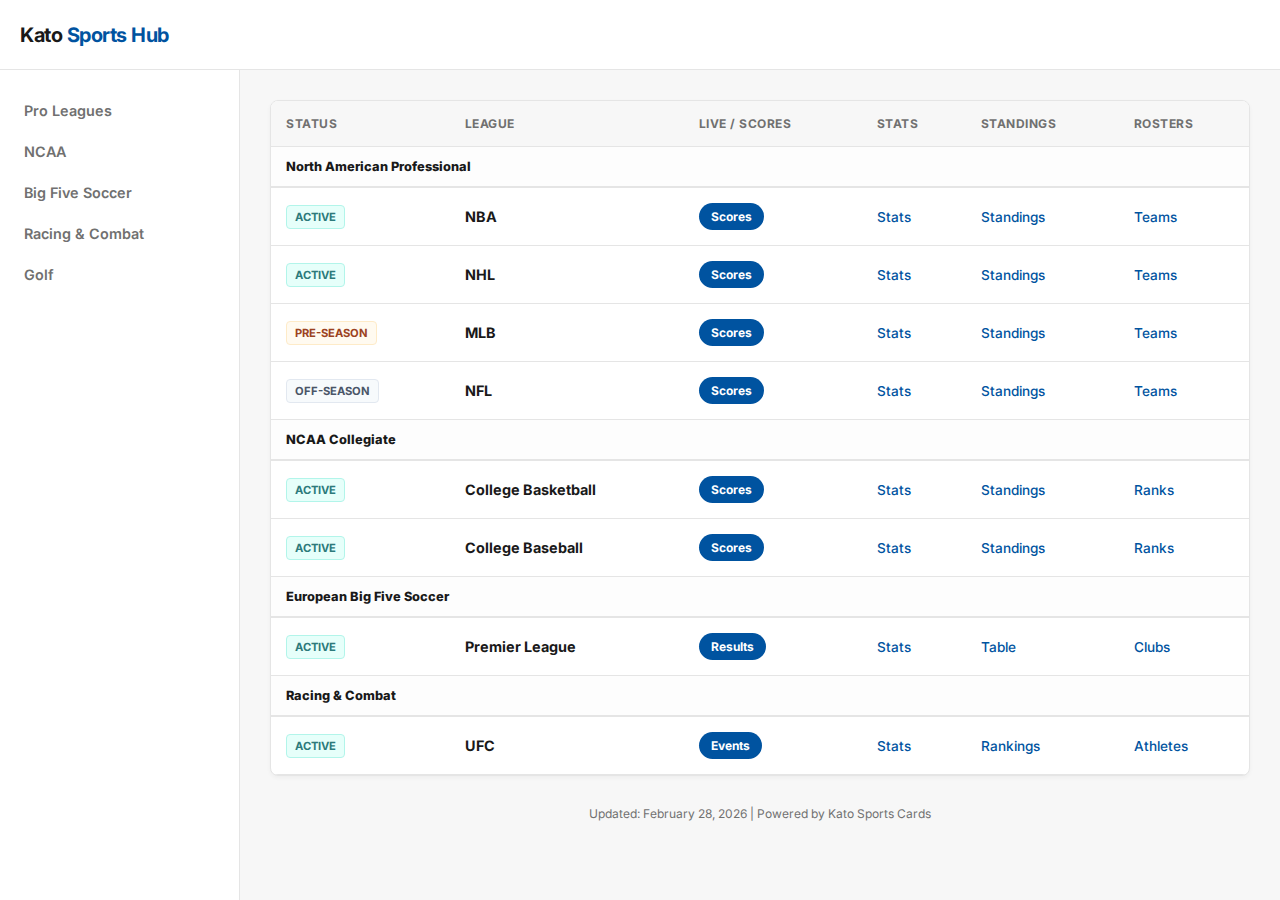
<file: sports/index.html>
<!DOCTYPE html>
<html lang="en">
<head>
    <script async src="https://www.googletagmanager.com/gtag/js?id=G-LZD9DR8ZX5"></script>
    <script>
      window.dataLayer = window.dataLayer || [];
      function gtag(){dataLayer.push(arguments);}
      gtag('js', new Date());
      gtag('config', 'G-LZD9DR8ZX5');
    </script>

    <meta charset="UTF-8">
    <meta name="viewport" content="width=device-width, initial-scale=1.0">
    <title>Global Sports Hub | Kato Sports Cards</title>
    
    <link rel="preconnect" href="https://fonts.googleapis.com">
    <link rel="preconnect" href="https://fonts.gstatic.com" crossorigin>
    <link href="https://fonts.googleapis.com/css2?family=Inter:wght@400;600;700&display=swap" rel="stylesheet">

    <style>
        :root {
            --ebay-blue: #0053a0;         
            --ebay-blue-hover: #004080;
            --ebay-light-grey: #f7f7f7;   
            --ebay-border: #e5e5e5;       
            --ebay-text-main: #191919;    
            --ebay-text-sub: #707070;     
            --sidebar-width: 240px;
            --header-height: 70px;
            --active-green: #2c7a7b;
            --active-bg: #e6fffa;
        }

        * {
            margin: 0;
            padding: 0;
            box-sizing: border-box;
        }

        body {
            background-color: var(--ebay-light-grey);
            color: var(--ebay-text-main);
            font-family: 'Inter', -apple-system, BlinkMacSystemFont, sans-serif;
            display: flex;
            flex-direction: column;
            min-height: 100vh;
        }

        /* --- Header --- */
        header {
            position: fixed;
            top: 0;
            width: 100%;
            height: var(--header-height);
            background: #fff;
            border-bottom: 1px solid var(--ebay-border);
            display: flex;
            align-items: center;
            padding: 0 20px;
            z-index: 1001;
        }

        header h1 {
            font-size: 1.25rem;
            font-weight: 700;
            letter-spacing: -0.5px;
        }

        header h1 span {
            color: var(--ebay-blue);
        }

        /* --- Sidebar --- */
        aside {
            width: var(--sidebar-width);
            background: #fff;
            height: 100vh;
            border-right: 1px solid var(--ebay-border);
            position: fixed;
            top: var(--header-height);
            left: 0;
            padding-top: 20px;
            z-index: 1000;
            overflow-y: auto;
        }

        aside nav ul {
            list-style: none;
        }

        aside nav li a {
            display: block;
            padding: 12px 24px;
            color: var(--ebay-text-sub);
            text-decoration: none;
            font-size: 0.9rem;
            font-weight: 600;
            transition: all 0.2s;
        }

        aside nav li a:hover {
            background-color: var(--ebay-light-grey);
            color: var(--ebay-blue);
            padding-left: 28px;
        }

        /* --- Main Content --- */
        main {
            margin-left: var(--sidebar-width);
            margin-top: var(--header-height);
            padding: 30px;
            width: calc(100% - var(--sidebar-width));
        }

        .table-card {
            background: #fff;
            border: 1px solid var(--ebay-border);
            border-radius: 8px;
            overflow: hidden;
            box-shadow: 0 2px 4px rgba(0,0,0,0.04);
        }

        .table-container {
            overflow-x: auto;
        }

        table {
            width: 100%;
            border-collapse: collapse;
            min-width: 850px; 
        }

        th {
            text-align: left;
            font-size: 0.75rem;
            text-transform: uppercase;
            color: var(--ebay-text-sub);
            letter-spacing: 0.5px;
            padding: 15px;
            background: var(--ebay-light-grey);
            border-bottom: 1px solid var(--ebay-border);
        }

        td {
            padding: 15px;
            border-bottom: 1px solid var(--ebay-border);
            font-size: 0.9rem;
        }

        /* --- Dashboard Elements --- */
        .status-tag {
            font-size: 0.7rem;
            font-weight: 700;
            text-transform: uppercase;
            padding: 4px 8px;
            border-radius: 4px;
            display: inline-block;
        }
        .active { background: var(--active-bg); color: var(--active-green); border: 1px solid #b2f5ea; }
        .pre { background: #fffaf0; color: #9c4221; border: 1px solid #feebc8; }
        .off { background: #f7fafc; color: #4a5568; border: 1px solid #e2e8f0; }

        .league-label { 
            font-weight: 700; 
            color: var(--ebay-text-main); 
            text-decoration: none; 
        }
        
        .league-label:hover {
            color: var(--ebay-blue);
            text-decoration: underline;
        }

        .action-link { 
            color: var(--ebay-blue); 
            text-decoration: none; 
            font-weight: 500; 
            font-size: 0.85rem; 
        }

        .action-link:hover { text-decoration: underline; }
        
        .btn-score {
            background: var(--ebay-blue);
            color: #fff;
            padding: 6px 12px;
            font-size: 0.75rem;
            font-weight: 700;
            text-decoration: none;
            border-radius: 14px;
            display: inline-block;
            transition: background 0.2s;
        }

        .btn-score:hover { background: var(--ebay-blue-hover); }

        .section-title {
            background: #fdfdfd;
            font-weight: 800;
            font-size: 0.8rem;
            color: var(--ebay-text-main);
            padding: 12px 15px;
            border-bottom: 2px solid var(--ebay-border);
        }

        @media (max-width: 992px) {
            aside {
                width: 100%; height: auto; position: relative; top: var(--header-height);
                border-right: none; border-bottom: 1px solid var(--ebay-border);
            }
            aside nav ul { display: flex; overflow-x: auto; white-space: nowrap; }
            main { margin-left: 0; margin-top: var(--header-height); width: 100%; padding: 15px; }
        }
    </style>
</head>
<body>

    <header>
        <a href="https://kscmn.com" style="text-decoration: none; color: inherit;">
            <h1>Kato<span> Sports Hub</span></h1>
        </a>
    </header>

    <aside>
        <nav>
            <ul>
                <li><a href="#pro">Pro Leagues</a></li>
                <li><a href="#college">NCAA</a></li>
                <li><a href="#soccer">Big Five Soccer</a></li>
                <li><a href="#racing">Racing & Combat</a></li>
                <li><a href="#golf">Golf</a></li>
            </ul>
        </nav>
    </aside>

    <main>
        <div class="table-card">
            <div class="table-container">
                <table>
                    <thead>
                        <tr>
                            <th>Status</th>
                            <th>League</th>
                            <th>Live / Scores</th>
                            <th>Stats</th>
                            <th>Standings</th>
                            <th>Rosters</th>
                        </tr>
                    </thead>
                    <tbody>
                        <tr id="pro"><td colspan="6" class="section-title">North American Professional</td></tr>
                        <tr>
                            <td><span class="status-tag active">Active</span></td>
                            <td><a href="https://www.nba.com" class="league-label">NBA</a></td>
                            <td><a href="https://www.nba.com/scores" class="btn-score">Scores</a></td>
                            <td><a href="https://www.nba.com/stats" class="action-link">Stats</a></td>
                            <td><a href="https://www.nba.com/standings" class="action-link">Standings</a></td>
                            <td><a href="https://www.nba.com/teams" class="action-link">Teams</a></td>
                        </tr>
                        <tr>
                            <td><span class="status-tag active">Active</span></td>
                            <td><a href="https://www.nhl.com" class="league-label">NHL</a></td>
                            <td><a href="https://www.nhl.com/scores" class="btn-score">Scores</a></td>
                            <td><a href="https://www.nhl.com/stats" class="action-link">Stats</a></td>
                            <td><a href="https://www.nhl.com/standings" class="action-link">Standings</a></td>
                            <td><a href="https://www.nhl.com/info/teams" class="action-link">Teams</a></td>
                        </tr>
                        <tr>
                            <td><span class="status-tag pre">Pre-Season</span></td>
                            <td><a href="https://www.mlb.com" class="league-label">MLB</a></td>
                            <td><a href="https://www.mlb.com/scores" class="btn-score">Scores</a></td>
                            <td><a href="https://www.mlb.com/stats" class="action-link">Stats</a></td>
                            <td><a href="https://www.mlb.com/standings" class="action-link">Standings</a></td>
                            <td><a href="https://www.mlb.com/teams" class="action-link">Teams</a></td>
                        </tr>
                        <tr>
                            <td><span class="status-tag off">Off-Season</span></td>
                            <td><a href="https://www.nfl.com" class="league-label">NFL</a></td>
                            <td><a href="https://www.nfl.com/scores" class="btn-score">Scores</a></td>
                            <td><a href="https://www.nfl.com/stats" class="action-link">Stats</a></td>
                            <td><a href="https://www.nfl.com/standings" class="action-link">Standings</a></td>
                            <td><a href="https://www.nfl.com/teams" class="action-link">Teams</a></td>
                        </tr>

                        <tr id="college"><td colspan="6" class="section-title">NCAA Collegiate</td></tr>
                        <tr>
                            <td><span class="status-tag active">Active</span></td>
                            <td><a href="https://www.ncaa.com/sports/basketball-men/d1" class="league-label">College Basketball</a></td>
                            <td><a href="https://www.ncaa.com/scoreboard/basketball-men/d1" class="btn-score">Scores</a></td>
                            <td><a href="https://www.ncaa.com/stats/basketball-men/d1" class="action-link">Stats</a></td>
                            <td><a href="https://www.ncaa.com/standings/basketball-men/d1" class="action-link">Standings</a></td>
                            <td><a href="https://www.ncaa.com/rankings/basketball-men/d1" class="action-link">Ranks</a></td>
                        </tr>
                        <tr>
                            <td><span class="status-tag active">Active</span></td>
                            <td><a href="https://www.ncaa.com/sports/baseball/d1" class="league-label">College Baseball</a></td>
                            <td><a href="https://www.ncaa.com/scoreboard/baseball/d1" class="btn-score">Scores</a></td>
                            <td><a href="https://www.ncaa.com/stats/baseball/d1" class="action-link">Stats</a></td>
                            <td><a href="https://www.ncaa.com/standings/baseball/d1" class="action-link">Standings</a></td>
                            <td><a href="https://www.ncaa.com/rankings/baseball/d1" class="action-link">Ranks</a></td>
                        </tr>

                        <tr id="soccer"><td colspan="6" class="section-title">European Big Five Soccer</td></tr>
                        <tr>
                            <td><span class="status-tag active">Active</span></td>
                            <td><a href="https://www.premierleague.com" class="league-label">Premier League</a></td>
                            <td><a href="https://www.premierleague.com/results" class="btn-score">Results</a></td>
                            <td><a href="https://www.premierleague.com/stats" class="action-link">Stats</a></td>
                            <td><a href="https://www.premierleague.com/tables" class="action-link">Table</a></td>
                            <td><a href="https://www.premierleague.com/clubs" class="action-link">Clubs</a></td>
                        </tr>

                        <tr id="racing"><td colspan="6" class="section-title">Racing & Combat</td></tr>
                        <tr>
                            <td><span class="status-tag active">Active</span></td>
                            <td><a href="https://www.ufc.com" class="league-label">UFC</a></td>
                            <td><a href="https://www.ufc.com/events" class="btn-score">Events</a></td>
                            <td><a href="http://www.ufcstats.com/statistics/fighters" class="action-link">Stats</a></td>
                            <td><a href="https://www.ufc.com/rankings" class="action-link">Rankings</a></td>
                            <td><a href="https://www.ufc.com/athletes/all" class="action-link">Athletes</a></td>
                        </tr>
                    </tbody>
                </table>
            </div>
        </div>
        
        <p style="text-align: center; color: var(--ebay-text-sub); font-size: 0.75rem; margin-top: 30px;">
            Updated: February 28, 2026 | Powered by Kato Sports Cards
        </p>
    </main>

</body>
</html>
</file>
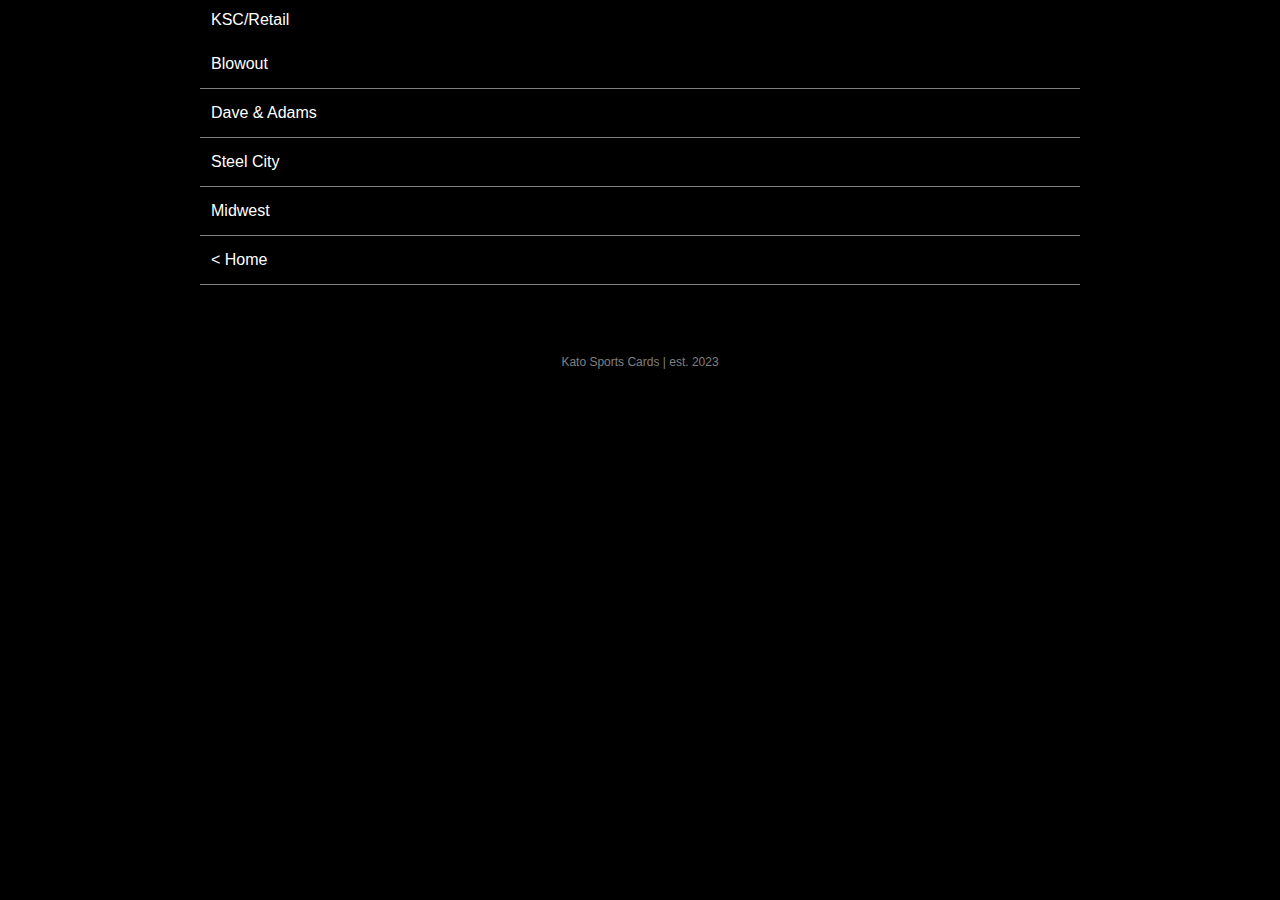
<file: stores/index.html>
<!DOCTYPE html>
<html lang="en" >
<head>
<meta charset="UTF-8">
<title>Kato Sports Cards - Retail</title>
<meta name="viewport" content="width=device-width, initial-scale=1">
<style>
a{border-bottom:.5px solid gray;color:white;display:block;padding:15px 11px;text-decoration:none;}
body{background:black;color:white;font-family:sans-serif;}
footer{color:gray;font-size:12px;margin:70px 0;text-align:center;}
p{color:white;margin:0;padding:11px;}

@media (min-width: 1250px) {
body{margin:0 200px;}
}
</style>
</head>
<body>
<p>KSC/Retail</p>
<a href="https://www.blowoutcards.com/">Blowout</a>
<a href="https://www.dacardworld.com/">Dave & Adams</a>
<a href="https://www.steelcitycollectibles.com/">Steel City</a>
<a href="https://www.midwestcards.com/">Midwest</a>

<a href="/">< Home</a>
<footer>
Kato Sports Cards | est. 2023
</footer>

</body>
</html>
</file>
<file: css/style.css>
/* grvl 2 20250313*/
/*
https://unicode-table.com/en/#003E
https://materialui.co/colors/
*/
a{text-decoration:none;}
a:hover{}
article{}
aside{}
body{font-family:sans-serif, Arial;margin:11px;}
code{}
footer{}
h1{font-size: 29px;margin: 5px 0 0 0;}
h2{font-size: 26px;margin: 5px 0 0 2px;}
h3{font-size: 23px;margin: 5px 0 0 4px;}
h4{font-size: 20px;margin: 5px 0 0 6px;}
h5{font-size: 17px;margin: 5px 0 0 8px;}
header{}
nav{}
p{}
.linkboxes a{background:#171717;color:white;display:block;margin:2px;padding:5px;text-decoration:none;width:100%;}
.linkboxes{background:black;font-family:sans-serif;line-height:2;margin:11px;padding:0;}
.linkboxes div{display:flex;}
.linkboxes p{color:white;margin:2px;}
</file>
